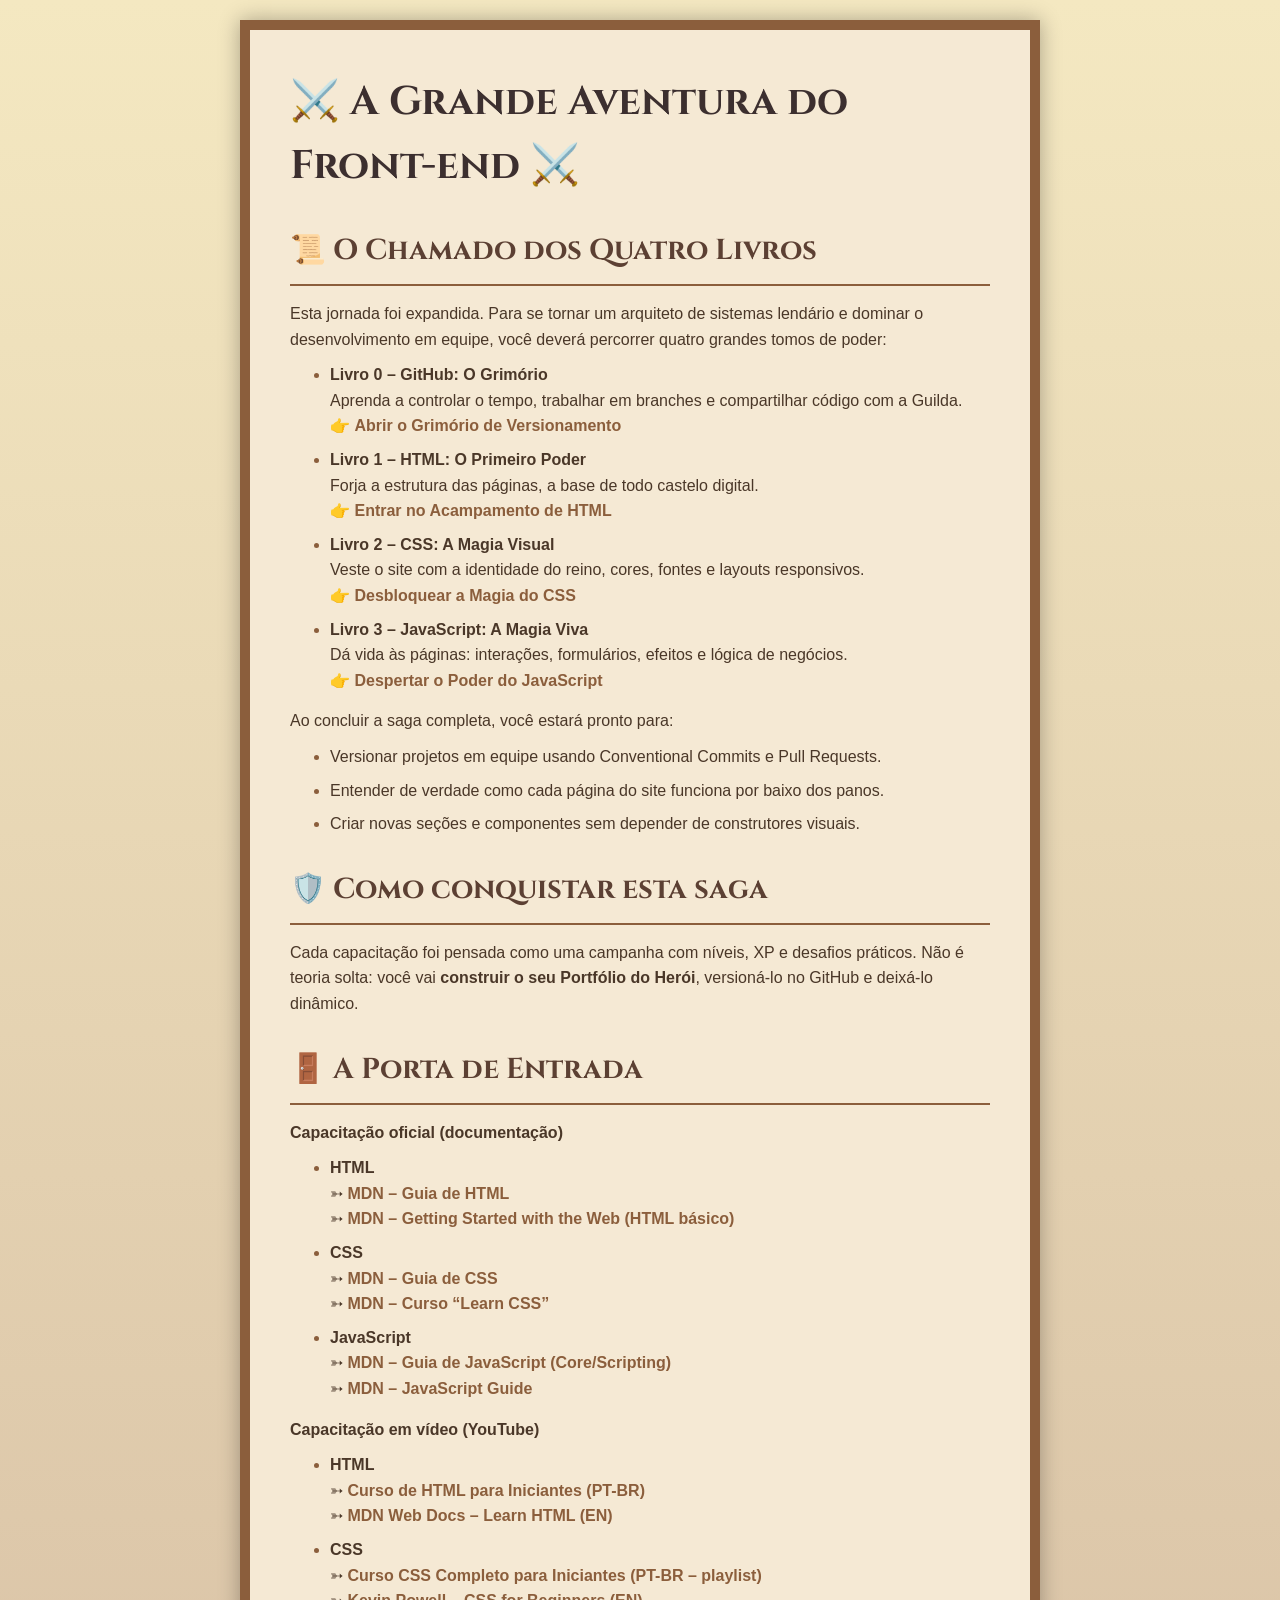
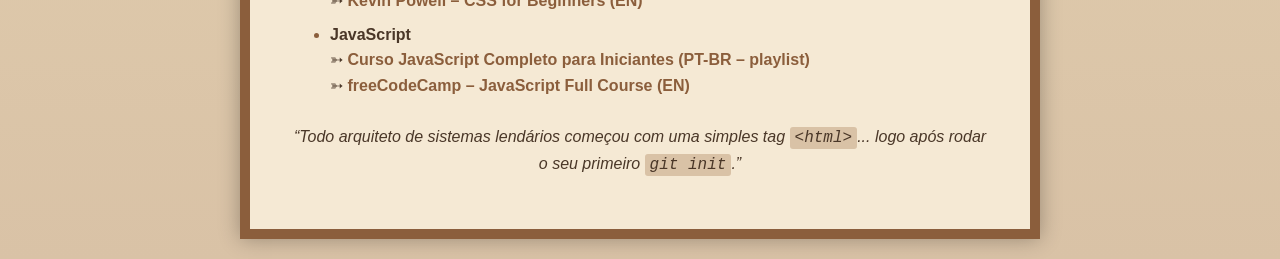
<file: index.html>
<!DOCTYPE html>
<html lang="pt-BR">
<head>
  <meta charset="UTF-8">
  <meta name="viewport" content="width=device-width, initial-scale=1.0">
  <title>A Grande Aventura: Site Épico</title>
  <link rel="stylesheet" href="assets/css/style.css">
</head>
<body>
  <div class="parchment">
    <h1>⚔️ A Grande Aventura do Front-end ⚔️</h1>

    <h2>📜 O Chamado dos Quatro Livros</h2>
    <p>
      Esta jornada foi expandida. Para se tornar um arquiteto de sistemas lendário e dominar o desenvolvimento em equipe, você deverá percorrer quatro grandes tomos de poder:
    </p>

    <ul>
      <li>
        <strong>Livro 0 – GitHub: O Grimório</strong><br>
        Aprenda a controlar o tempo, trabalhar em branches e compartilhar código com a Guilda.<br>
        👉 <a href="capacitacao-github.html">Abrir o Grimório de Versionamento</a>
      </li>
      <li>
        <strong>Livro 1 – HTML: O Primeiro Poder</strong><br>
        Forja a estrutura das páginas, a base de todo castelo digital.<br>
        👉 <a href="capacitacao-html.html">Entrar no Acampamento de HTML</a>
      </li>
      <li>
        <strong>Livro 2 – CSS: A Magia Visual</strong><br>
        Veste o site com a identidade do reino, cores, fontes e layouts responsivos.<br>
        👉 <a href="capacitacao-css.html">Desbloquear a Magia do CSS</a>
      </li>
      <li>
        <strong>Livro 3 – JavaScript: A Magia Viva</strong><br>
        Dá vida às páginas: interações, formulários, efeitos e lógica de negócios.<br>
        👉 <a href="capacitacao-js.html">Despertar o Poder do JavaScript</a>
      </li>
    </ul>

    <p>
      Ao concluir a saga completa, você estará pronto para:
    </p>
    <ul>
      <li>Versionar projetos em equipe usando Conventional Commits e Pull Requests.</li>
      <li>Entender de verdade como cada página do site funciona por baixo dos panos.</li>
      <li>Criar novas seções e componentes sem depender de construtores visuais.</li>
    </ul>

    <h2>🛡️ Como conquistar esta saga</h2>
    <p>
      Cada capacitação foi pensada como uma campanha com níveis, XP e desafios práticos.
      Não é teoria solta: você vai <strong>construir o seu Portfólio do Herói</strong>, 
      versioná-lo no GitHub e deixá-lo dinâmico.
    </p>

    <h2>🚪 A Porta de Entrada</h2>
    <p><strong>Capacitação oficial (documentação)</strong></p>
    <ul>
      <li><strong>HTML</strong><br>➳ <a href="https://developer.mozilla.org/en-US/docs/Learn_web_development/Core/Structuring_content" target="_blank">MDN – Guia de HTML</a><br>➳ <a href="https://developer.mozilla.org/en-US/docs/Learn_web_development/Getting_started" target="_blank">MDN – Getting Started with the Web (HTML básico)</a></li>
      <li><strong>CSS</strong><br>➳ <a href="https://developer.mozilla.org/en-US/docs/Learn_web_development/Core/Styling_basics" target="_blank">MDN – Guia de CSS</a><br>➳ <a href="https://developer.mozilla.org/en-US/docs/Learn_web_development/Core/Styling_basics" target="_blank">MDN – Curso “Learn CSS”</a></li>
      <li><strong>JavaScript</strong><br>➳ <a href="https://developer.mozilla.org/en-US/docs/Learn_web_development/Core/Scripting" target="_blank">MDN – Guia de JavaScript (Core/Scripting)</a><br>➳ <a href="https://developer.mozilla.org/en-US/docs/Web/JavaScript/Guide" target="_blank">MDN – JavaScript Guide</a></li>
    </ul>
    <p><strong>Capacitação em vídeo (YouTube)</strong></p>
    <ul>
      <li><strong>HTML</strong><br>➳ <a href="https://www.youtube.com/watch?v=4dQtz1PpY9A" target="_blank">Curso de HTML para Iniciantes (PT-BR)</a><br>➳ <a href="https://www.youtube.com/watch?v=HvREdobbDfo" target="_blank">MDN Web Docs – Learn HTML (EN)</a></li>
      <li><strong>CSS</strong><br>➳ <a href="https://www.youtube.com/results?search_query=curso+css+completo+para+iniciantes" target="_blank">Curso CSS Completo para Iniciantes (PT-BR – playlist)</a><br>➳ <a href="https://www.youtube.com/@KevinPowell/search?query=css%20for%20beginners" target="_blank">Kevin Powell – CSS for Beginners (EN)</a></li>
      <li><strong>JavaScript</strong><br>➳ <a href="https://www.youtube.com/results?search_query=curso+javascript+completo+para+iniciantes" target="_blank">Curso JavaScript Completo para Iniciantes (PT-BR – playlist)</a><br>➳ <a href="https://www.youtube.com/watch?v=PkZNo7MFNFg" target="_blank">freeCodeCamp – JavaScript Full Course (EN)</a></li>
    </ul>
    <p style="text-align: center; margin-top: 25px; font-style: italic;">
      “Todo arquiteto de sistemas lendários começou com uma simples tag
      <code>&lt;html&gt;</code>... logo após rodar o seu primeiro <code>git init</code>.”
    </p>
  </div>
</body>
</html>
</file>
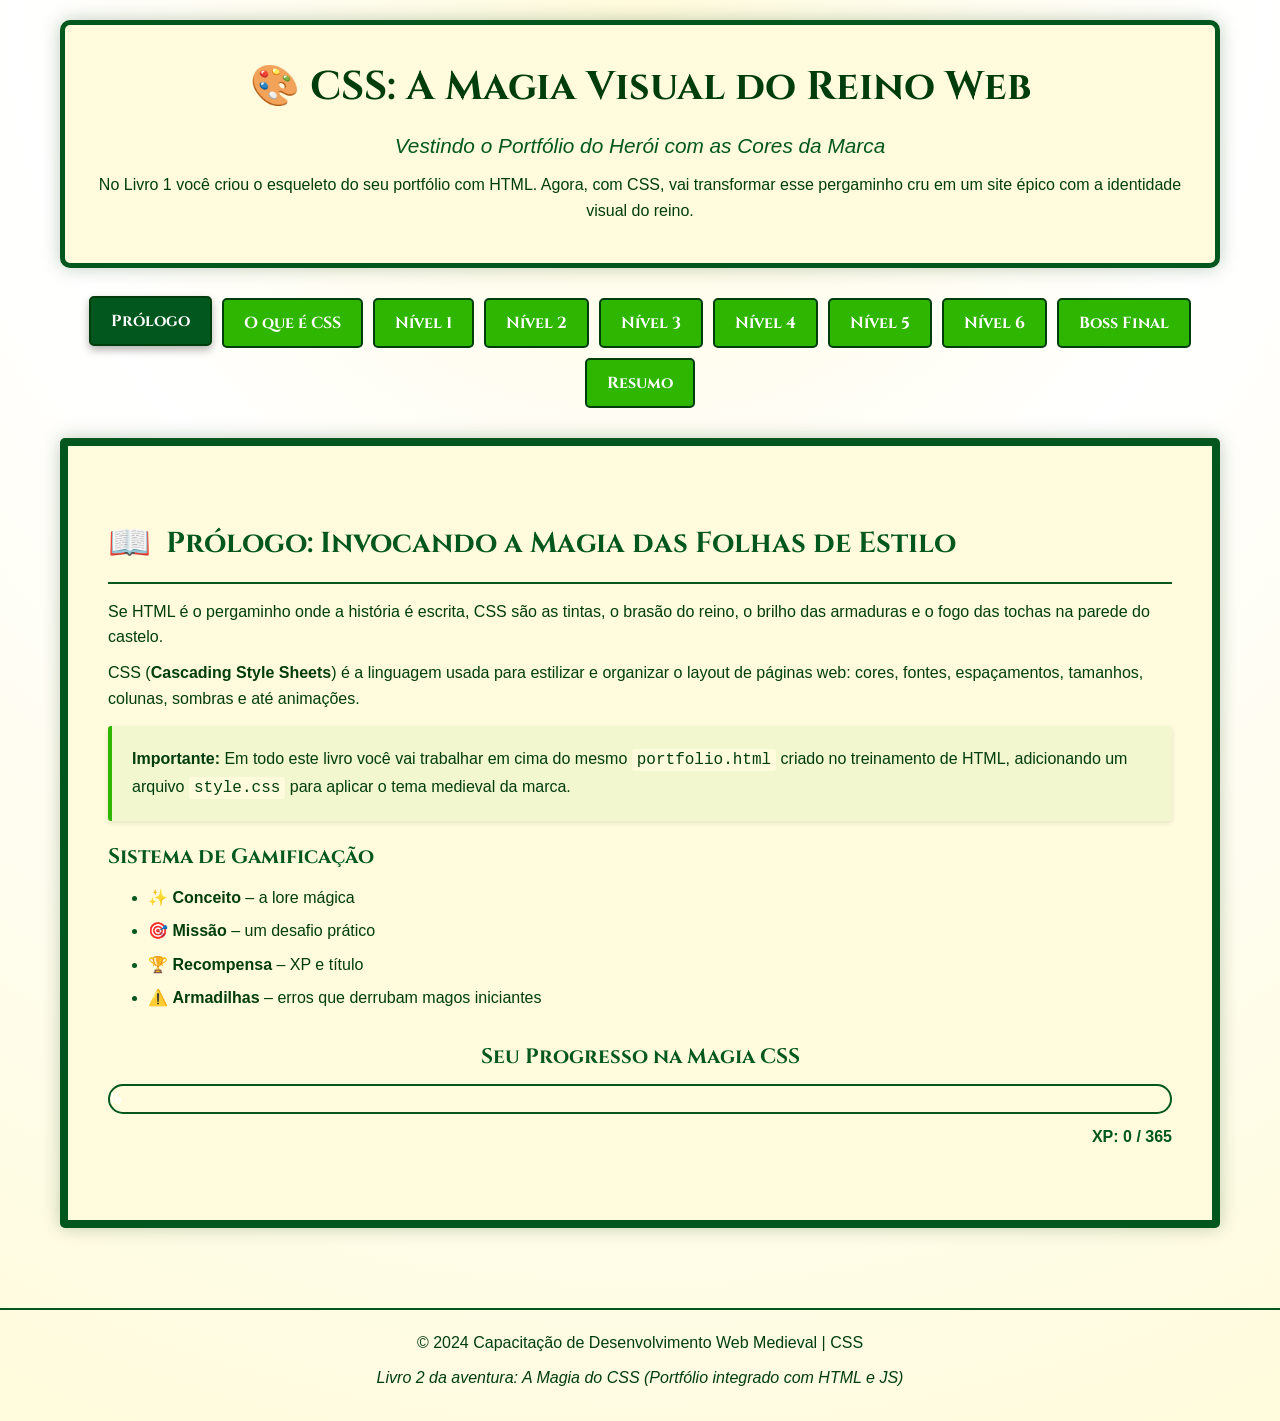
<file: capacitacao-css.html>
<!DOCTYPE html>
<html lang="pt-BR">
<head>
  <meta charset="UTF-8">
  <meta name="viewport" content="width=device-width, initial-scale=1.0">
  <title>CSS: A Magia Visual do Reino Web</title>
  <link rel="stylesheet" href="assets/css/style.css">
</head>
<body class="tema-orcestra">
  <div class="reino">
    <header>
      <h1>🎨 CSS: A Magia Visual do Reino Web</h1>
      <p class="subtitulo">Vestindo o Portfólio do Herói com as Cores da Marca</p>
      <p style="margin-top:10px;">
        No Livro 1 você criou o esqueleto do seu portfólio com HTML. Agora, com CSS, 
        vai transformar esse pergaminho cru em um site épico com a identidade visual do reino.
      </p>
    </header>

    <div class="nav-tabs">
      <button class="nav-btn active" data-target="intro" data-xp="0">Prólogo</button>
      <button class="nav-btn" data-target="conceito" data-xp="20">O que é CSS</button>
      <button class="nav-btn" data-target="nivel1" data-xp="50">Nível 1</button>
      <button class="nav-btn" data-target="nivel2" data-xp="90">Nível 2</button>
      <button class="nav-btn" data-target="nivel3" data-xp="130">Nível 3</button>
      <button class="nav-btn" data-target="nivel4" data-xp="190">Nível 4</button>
      <button class="nav-btn" data-target="nivel5" data-xp="260">Nível 5</button>
      <button class="nav-btn" data-target="nivel6" data-xp="335">Nível 6</button>
      <button class="nav-btn" data-target="boss" data-xp="365">Boss Final</button>
      <button class="nav-btn" data-target="resumo" data-xp="365">Resumo</button>
    </div>

    <!-- INTRO -->
    <div class="nivel active" id="intro">
      <h2><span class="emoji">📖</span>Prólogo: Invocando a Magia das Folhas de Estilo</h2>
      <p>
        Se HTML é o pergaminho onde a história é escrita, CSS são as tintas, o brasão do reino, 
        o brilho das armaduras e o fogo das tochas na parede do castelo.
      </p>
      <p>
        CSS (<strong>Cascading Style Sheets</strong>) é a linguagem usada para estilizar e organizar o 
        layout de páginas web: cores, fontes, espaçamentos, tamanhos, colunas, sombras e até animações.
      </p>

      <div class="card conceito">
        <strong>Importante:</strong> Em todo este livro você vai trabalhar em cima do mesmo 
        <code>portfolio.html</code> criado no treinamento de HTML, adicionando um arquivo <code>style.css</code> 
        para aplicar o tema medieval da marca.
      </div>

      <h3>Sistema de Gamificação</h3>
      <ul>
        <li>✨ <strong>Conceito</strong> – a lore mágica</li>
        <li>🎯 <strong>Missão</strong> – um desafio prático</li>
        <li>🏆 <strong>Recompensa</strong> – XP e título</li>
        <li>⚠️ <strong>Armadilhas</strong> – erros que derrubam magos iniciantes</li>
      </ul>

      <div class="progress-section">
        <input type="hidden" id="xpMaximo" value="365">
        <h3>Seu Progresso na Magia CSS</h3>
        <div class="progress-bar">
          <div class="progress-fill" id="progressBar">0%</div>
        </div>
        <div class="xp-counter">XP: <span id="xpCounter">0</span> / 365</div>
      </div>
    </div>

    <!-- O QUE É CSS -->
    <div class="nivel" id="conceito">
      <h2><span class="emoji">💡</span>O que é CSS e como funciona</h2>

      <div class="card conceito">
        <h4>CSS em uma frase</h4>
        <p>
          CSS é uma linguagem que diz ao navegador <strong>como</strong> mostrar o HTML: 
          quais cores usar, qual fonte, qual tamanho, quanto espaço entre elementos e como posicionar tudo na tela.
        </p>
      </div>

      <h3>A Tríade do Reino Web</h3>
      <table>
        <tr>
          <th>Magia</th>
          <th>Função</th>
          <th>Analogia</th>
        </tr>
        <tr>
          <td>HTML</td>
          <td>Estrutura e conteúdo</td>
          <td>Esqueleto do herói</td>
        </tr>
        <tr>
          <td>CSS</td>
          <td>Aparência e layout</td>
          <td>Armadura, roupas e símbolos</td>
        </tr>
        <tr>
          <td>JavaScript</td>
          <td>Comportamento e lógica</td>
          <td>Poderes mágicos e habilidades</td>
        </tr>
      </table>

      <div class="card desafio">
        <h4>🎯 Missão Rápida</h4>
        <ol>
          <li>Abra seu <code>portfolio.html</code> no navegador.</li>
          <li>Use <code>F12</code> e vá na aba “Elements” / “Inspecionar”.</li>
          <li>Observe o painel “Styles” e veja que, por enquanto, quase não há regras CSS suas.</li>
        </ol>
      </div>

      <div class="card recompensa">
        <strong>🏆 Recompensa:</strong> +20 XP de Sabedoria Estilística.
      </div>
    </div>

    <!-- NÍVEL 1 -->
    <div class="nivel" id="nivel1">
      <h2><span class="emoji">🪄</span>Nível 1: Invocando CSS (inline, interno e externo)</h2>

      <div class="card conceito">
        <h4>Três formas de lançar magia CSS</h4>
        <p><strong>Inline:</strong> direto na tag HTML (útil para testes, ruim para projetos grandes).</p>
        <pre>&lt;p style="color: #2EB600; font-size: 20px;"&gt;
  Texto em verde
&lt;/p&gt;</pre>

        <p><strong>CSS interno:</strong> dentro da tag <code>&lt;style&gt;</code> no <code>&lt;head&gt;</code>.</p>
        <pre>&lt;head&gt;
  &lt;style&gt;
    p {
      color: #01571E;
    }
  &lt;/style&gt;
&lt;/head&gt;</pre>

        <p><strong>CSS externo (forma ideal):</strong> arquivo separado <code>style.css</code>.</p>
        <pre>&lt;head&gt;
  &lt;link rel="stylesheet" href="style.css"&gt;
&lt;/head&gt;</pre>
        <pre>/* style.css */
body {
  background-color: #FFFBDC;
  font-family: Arial, sans-serif;
}</pre>
      </div>

      <div class="card desafio">
        <h4>🎯 Missão: Ligando o Portfólio ao CSS</h4>
        <ol>
          <li>Na mesma pasta do <code>portfolio.html</code>, crie um arquivo <code>style.css</code>.</li>
          <li>No <code>&lt;head&gt;</code> do <code>portfolio.html</code>, adicione:
            <pre>&lt;link rel="stylesheet" href="style.css"&gt;</pre>
          </li>
          <li>No <code>style.css</code>, defina:
            <ul>
              <li>Cor de fundo do <code>body</code> usando a paleta da marca.</li>
              <li>Fonte padrão do site.</li>
              <li>Uma cor para o <code>&lt;header&gt;</code> e o <code>&lt;footer&gt;</code>.</li>
            </ul>
          </li>
        </ol>
      </div>

      <div class="card armadilha">
        <h4>⚠️ Armadilhas Comuns</h4>
        <ul>
          <li>Salvar como <code>style.css.txt</code> em vez de <code>.css</code>.</li>
          <li>Errar o caminho em <code>href</code> do <code>&lt;link&gt;</code>.</li>
          <li>Esquecer chaves <code>{}</code> ou ponto-e-vírgula <code>;</code>.</li>
        </ul>
      </div>

      <div class="card recompensa">
        <strong>🏆 Recompensa:</strong> +30 XP de Conjuração de Estilo.
      </div>
    </div>

    <!-- NÍVEL 2 -->
    <div class="nivel" id="nivel2">
      <h2><span class="emoji">🎯</span>Nível 2: Seletores e Especificidade</h2>

      <div class="card conceito">
        <h4>Selecionando alvos para sua magia</h4>
        <p>Para aplicar CSS, é preciso <strong>selecionar</strong> os elementos HTML corretos.</p>
        <pre>/* Seletor por tag */
p {
  color: #003D0D;
}

/* Seletor por classe */
.card-projeto {
  background-color: #FFFFFF;
  border: 1px solid #01571E;
}

/* Seletor por id */
#painel-heroi {
  border: 2px dashed #2EB600;
}</pre>
        <p>Use <code>class</code> para estilos que se repetem e <code>id</code> para algo único na página.</p>
      </div>

      <h3>Combinando seletores</h3>
      <pre>/* Links dentro do nav do portfólio */
nav a {
  color: #01571E;
  text-decoration: none;
}</pre>

      <div class="card desafio">
        <h4>🎯 Missão: Destacando Seções do Portfólio</h4>
        <ol>
          <li>No <code>portfolio.html</code>, garanta que seções tenham ids: <code>#sobre</code>, <code>#projetos</code>, <code>#contato</code>, <code>#painel-heroi</code>.</li>
          <li>No <code>style.css</code>, crie estilos para cada seção (fundos levemente diferentes, espaçamento, etc.).</li>
          <li>Crie uma classe <code>.botao-primario</code> para estilizar botões com as cores da marca e aplique ao botão do formulário.</li>
        </ol>
      </div>

      <div class="card recompensa">
        <strong>🏆 Recompensa:</strong> +40 XP de Mira Seletora.
      </div>
    </div>

    <!-- NÍVEL 3 -->
    <div class="nivel" id="nivel3">
      <h2><span class="emoji">🎨</span>Nível 3: Cores, Fontes e Texto</h2>

      <div class="card conceito">
        <h4>Cores – tingindo o portfólio</h4>
        <p>Você pode usar nomes, <code>rgb()</code>, <code>hex</code> ou <code>hsl()</code>.</p>
        <pre>body {
  background-color: #FFFBDC;
  color: #003D0D;
}

header, footer {
  background-color: #01571E;
  color: #FFFBDC;
}

a {
  color: #2EB600;
}</pre>
      </div>

      <div class="card conceito">
        <h4>Fontes e tipografia</h4>
        <pre>body {
  font-family: Arial, sans-serif;
  font-size: 16px;
  line-height: 1.5;
}

h1, h2, h3 {
  font-family: 'Cinzel', serif;
}</pre>
        <p>Você pode importar fontes do Google Fonts via <code>&lt;link&gt;</code> ou <code>@import</code>.</p>
      </div>

      <h3>Outras propriedades de texto</h3>
      <pre>#sobre p {
  text-align: justify;
}

#projetos h2 {
  text-transform: uppercase;
  letter-spacing: 1px;
}</pre>

      <div class="card desafio">
        <h4>🎯 Missão: Deixando o Portfólio Legível e Bonito</h4>
        <ol>
          <li>Defina uma fonte agradável para o texto geral e uma mais “medieval” para títulos.</li>
          <li>Use cores da paleta para links e títulos.</li>
          <li>Ajuste <code>line-height</code> para melhorar a leitura do texto “Sobre mim”.</li>
        </ol>
      </div>

      <div class="card recompensa">
        <strong>🏆 Recompensa:</strong> +40 XP de Carisma Visual.
      </div>
    </div>

    <!-- NÍVEL 4 -->
    <div class="nivel" id="nivel4">
      <h2><span class="emoji">🛡️</span>Nível 4: Box Model – a armadura dos elementos</h2>

      <div class="card conceito">
        <h4>Entendendo a caixa</h4>
        <p>
          Todo elemento é uma caixa com conteúdo, padding, borda e margem; isso é o <strong>box model</strong>.
        </p>
        <pre>#sobre, #projetos, #contato, #painel-heroi {
  padding: 20px;
  margin: 20px 0;
  border-radius: 8px;
  background-color: #FFFFFF;
}</pre>
      </div>

      <div class="card conceito">
        <h4>box-sizing: border-box</h4>
        <p>
          Com <code>border-box</code>, largura/altura incluem padding e borda, facilitando layout responsivo.
        </p>
        <pre>* {
  box-sizing: border-box;
}</pre>
      </div>

      <div class="card desafio">
        <h4>🎯 Missão: Emoldurando Seções do Portfólio</h4>
        <ol>
          <li>Use padding para criar “respiro” interno nas seções do portfólio.</li>
          <li>Use margin para separar as seções entre si.</li>
          <li>Adicione borda ou sombra leve em <code>#projetos</code> e <code>#painel-heroi</code> para destaque.</li>
        </ol>
      </div>

      <div class="card recompensa">
        <strong>🏆 Recompensa:</strong> +60 XP de Defesa Layout.
      </div>
    </div>

    <!-- NÍVEL 5 -->
    <div class="nivel" id="nivel5">
      <h2><span class="emoji">📦</span>Nível 5: Display, Layout Básico e Flexbox</h2>

      <div class="card conceito">
        <h4>display e layout básico</h4>
        <pre>header nav ul {
  list-style: none;
  display: flex;
  gap: 16px;
  justify-content: center;
}</pre>
        <p>Use <code>display: flex</code> para organizar itens de navegação e cards de projetos.</p>
      </div>

      <div class="card conceito">
        <h4>Projetos em cards</h4>
        <pre>.lista-projetos {
  display: flex;
  flex-wrap: wrap;
  gap: 16px;
}

.card-projeto {
  flex: 1 1 250px;
  padding: 12px;
  border-radius: 6px;
  border: 1px solid #01571E;
  background-color: #FFFFFF;
}</pre>
      </div>

      <div class="card desafio">
        <h4>🎯 Missão: Layout do Portfólio</h4>
        <ol>
          <li>Transforme a lista de projetos em cards usando flexbox.</li>
          <li>Faça o header com logo/nome e navegação em linha usando flex.</li>
          <li>Garanta que o layout funcione bem em telas médias (tablet).</li>
        </ol>
      </div>

      <div class="card recompensa">
        <strong>🏆 Recompensa:</strong> +70 XP de Arquitetura de Layout.
      </div>
    </div>

    <!-- NÍVEL 6 -->
    <div class="nivel" id="nivel6">
      <h2><span class="emoji">📱</span>Nível 6: Responsividade e Media Queries</h2>

      <div class="card conceito">
        <h4>O que é responsividade?</h4>
        <p>
          Um site responsivo se adapta a diferentes telas (celular, tablet, desktop) usando unidades flexíveis e media queries.
        </p>
      </div>

      <h3>Media queries aplicadas ao portfólio</h3>
      <pre>@media (max-width: 768px) {
  header nav ul {
    flex-direction: column;
  }

  .lista-projetos {
    flex-direction: column;
  }
}</pre>
      <p>
        Isso significa: “se a largura da tela for menor que 768px, reorganize navegação e projetos em coluna”.
      </p>

      <div class="card desafio">
        <h4>🎯 Missão: Portfólio que funciona no celular</h4>
        <ol>
          <li>Adicione uma media query para reorganizar o header e os projetos em coluna no mobile.</li>
          <li>Ajuste fontes e espaçamentos para telas pequenas.</li>
          <li>Teste no celular ou no modo responsivo do DevTools.</li>
        </ol>
      </div>

      <div class="card recompensa">
        <strong>🏆 Recompensa:</strong> +75 XP de Adaptação Móvel.
      </div>
    </div>

    <!-- BOSS FINAL -->
    <div class="nivel" id="boss">
      <h2><span class="emoji">🐉</span>Boss Final: Portfólio do Herói (HTML + CSS)</h2>

      <div class="card conceito">
        <h4>Missão: Vestir o Portfólio do Herói</h4>
        <p>
          Agora você vai transformar o <strong>portfolio.html</strong> criado no Livro 1 
          em um site completo visualmente, usando a paleta da marca e tudo que aprendeu de CSS.
        </p>
      </div>

      <h3>Requisitos mínimos</h3>
      <ul>
        <li>Usar o mesmo <code>portfolio.html</code> da capacitação de HTML (não criar outro arquivo).</li>
        <li>Manter um único <code>style.css</code> bem organizado (por seções ou por tipo de componente).</li>
        <li>Aplicar a paleta da marca em:
          <ul>
            <li>Header, footer e botões principais.</li>
            <li>Links, destaques e cartões de projeto.</li>
          </ul>
        </li>
        <li>Criar layout agradável para:
          <ul>
            <li>Seção “Sobre mim” com imagem e texto lado a lado (em telas maiores).</li>
            <li>Lista de projetos em cards com flexbox.</li>
            <li>Formulário de contato com inputs alinhados.</li>
            <li>“Painel do Herói” com caixa destacada (que será interativa com JS depois).</li>
          </ul>
        </li>
        <li>Tornar o portfólio responsivo em telas pequenas (uma coluna, fontes legíveis).</li>
      </ul>

      <div class="card desafio">
        <h4>🎯 Boss Mission (Livro 2)</h4>
        <ol>
          <li>Refine o layout do <code>portfolio.html</code> até ficar apresentável como seu cartão de visitas.</li>
          <li>Use apenas as cores definidas no manual da marca nesta etapa.</li>
          <li>Garanta que tudo continue legível e utilizável em celular.</li>
          <li>Deixe IDs e classes prontos para o JavaScript (por exemplo <code>#hero-xp</code>, <code>.btn-xp</code>, etc.).</li>
        </ol>
      </div>

      <div class="card recompensa">
        <strong>🏆 Recompensa Final:</strong> +120 XP – Seu portfólio agora tem uma armadura visual completa.
      </div>
    </div>

    <!-- RESUMO -->
    <div class="nivel" id="resumo">
      <h2><span class="emoji">📚</span>Resumo da Jornada CSS</h2>

      <table>
        <tr>
          <th>Nível</th>
          <th>Tema</th>
          <th>XP</th>
        </tr>
        <tr><td>Intro</td><td>Prólogo & Conceito</td><td>20</td></tr>
        <tr><td>1</td><td>Como invocar CSS</td><td>30</td></tr>
        <tr><td>2</td><td>Seletores & Especificidade</td><td>40</td></tr>
        <tr><td>3</td><td>Cores & Tipografia</td><td>40</td></tr>
        <tr><td>4</td><td>Box Model</td><td>60</td></tr>
        <tr><td>5</td><td>Display & Flexbox</td><td>70</td></tr>
        <tr><td>6</td><td>Responsividade</td><td>75</td></tr>
        <tr><td>Boss</td><td>Portfólio do Herói (HTML + CSS)</td><td>120</td></tr>
        <tr style="background:var(--cor-borda-container);color:var(--bg-container);">
          <td><strong>Total</strong></td><td></td><td><strong>365 XP</strong></td>
        </tr>
      </table>

      <h3>Próximos Passos</h3>
      <ul>
        <li>Aprofundar em seletores, unidade e cascata em MDN.</li>
        <li>Estudar layout moderno (flexbox e grid) em web.dev.</li>
        <li>Seguir para o Livro 3 – JavaScript – e dar vida ao portfólio com interatividade.</li>
      </ul>

      <p style="text-align:center;margin-top:20px;">
        Que seus estilos nunca quebrem e seus layouts sejam sempre responsivos.
      </p>
    </div>
  </div>

  <footer>
    <p>&copy; 2024 Capacitação de Desenvolvimento Web Medieval | CSS</p>
    <p><em>Livro 2 da aventura: A Magia do CSS (Portfólio integrado com HTML e JS)</em></p>
  </footer>
  <script src="assets/js/script.js"></script>
</body>
</html>
</file>
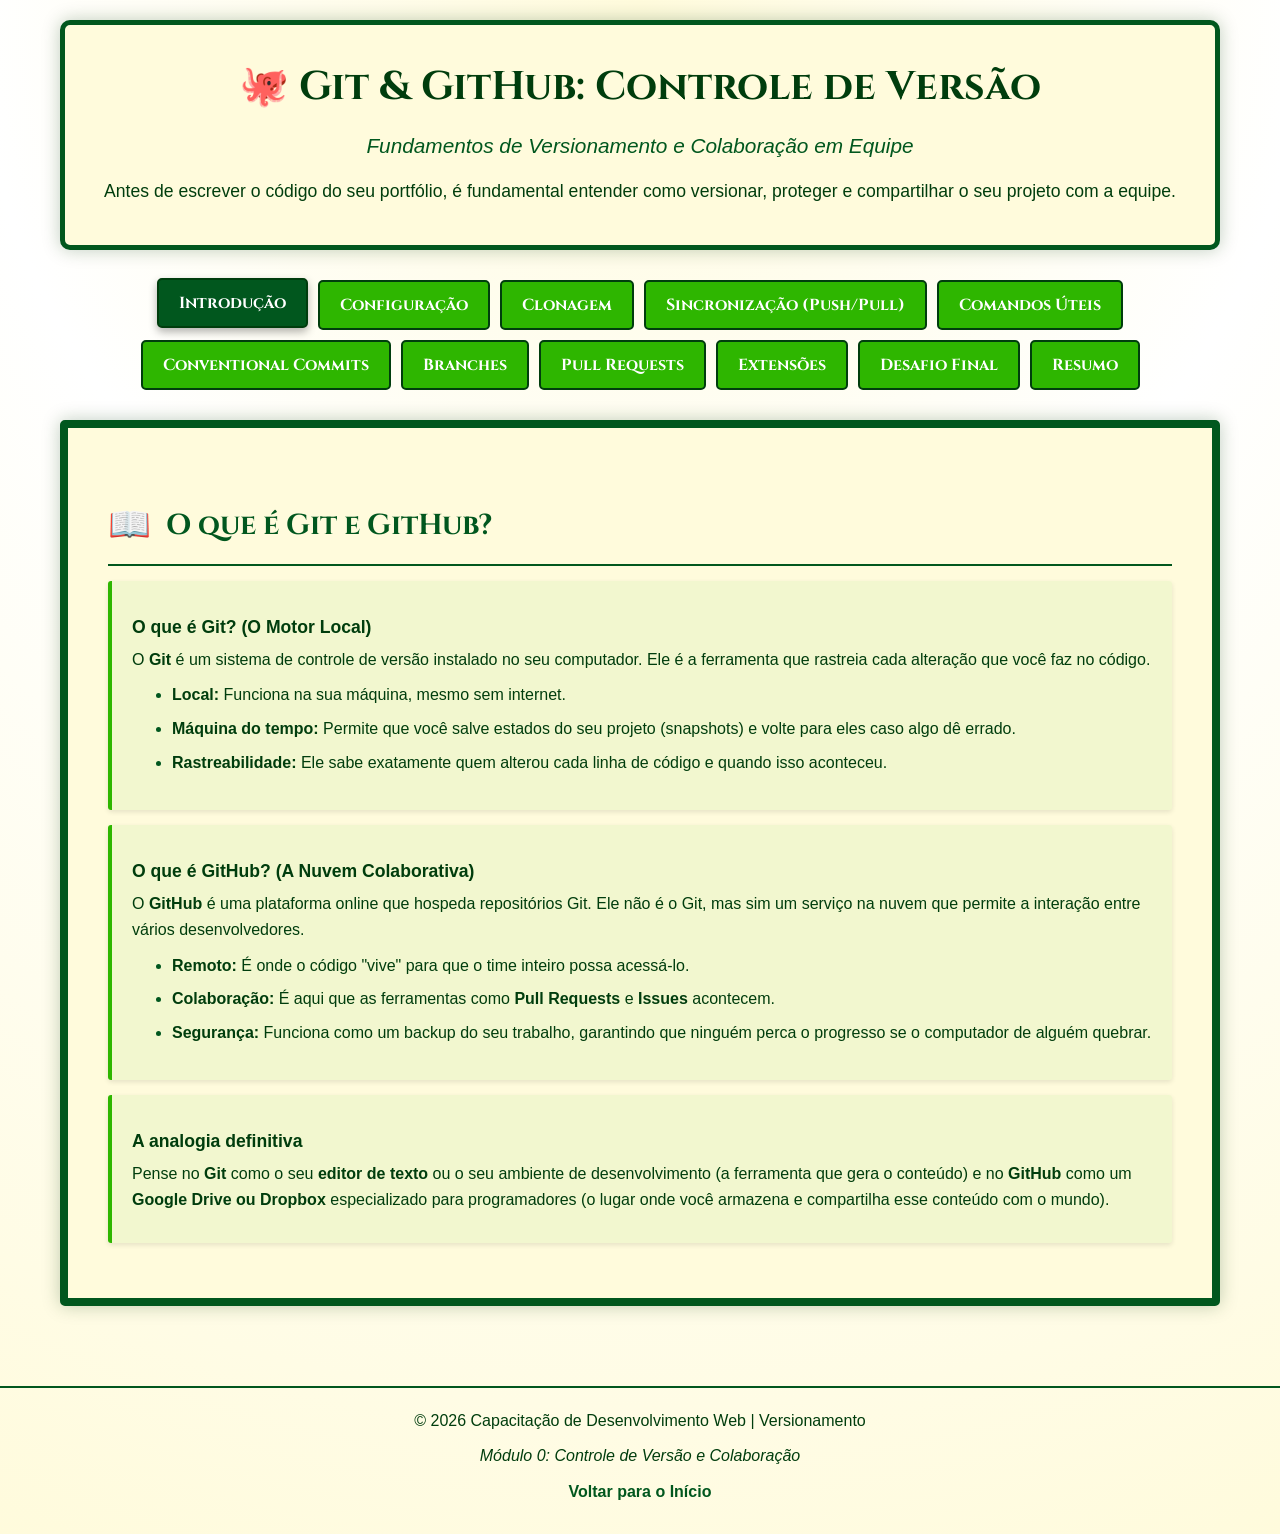
<file: capacitacao-github.html>
<!DOCTYPE html>
<html lang="pt-BR">
<head>
  <meta charset="UTF-8">
  <meta name="viewport" content="width=device-width, initial-scale=1.0">
  <title>Git e GitHub: Controle de Versão</title>
  <link rel="stylesheet" href="assets/css/style.css">
</head>
<body class="tema-orcestra">
  <div class="reino">
    <header>
      <h1>🐙 Git & GitHub: Controle de Versão</h1>
      <p class="subtitulo">Fundamentos de Versionamento e Colaboração em Equipe</p>
      <p style="margin-top: 15px; font-size: 1.1em;">
        Antes de escrever o código do seu portfólio, é fundamental entender como versionar, proteger e compartilhar o seu projeto com a equipe.
      </p>
    </header>

    <div class="nav-tabs">
      <button class="nav-btn active" data-target="intro" data-xp="0">Introdução</button>
      <button class="nav-btn" data-target="config" data-xp="20">Configuração</button>
      <button class="nav-btn" data-target="clonar" data-xp="50">Clonagem</button>
      <button class="nav-btn" data-target="upar" data-xp="100">Sincronização (Push/Pull)</button>
      <button class="nav-btn" data-target="uteis" data-xp="140">Comandos Úteis</button>
      <button class="nav-btn" data-target="convcommits" data-xp="230">Conventional Commits</button>
      <button class="nav-btn" data-target="branch" data-xp="180">Branches</button>
      <button class="nav-btn" data-target="pr" data-xp="280">Pull Requests</button>
      <button class="nav-btn" data-target="extensoes" data-xp="310">Extensões</button>
      <button class="nav-btn" data-target="boss" data-xp="340">Desafio Final</button>
      <button class="nav-btn" data-target="resumo" data-xp="380">Resumo</button>
    </div>

    <!-- INTRO -->
    <div class="nivel active" id="intro">
      <h2><span class="emoji">📖</span>O que é Git e GitHub?</h2>
      
      <div class="card conceito">
        <h4>O que é Git? (O Motor Local)</h4>
        <p>
          O <strong>Git</strong> é um sistema de controle de versão instalado no seu computador. Ele é a ferramenta que rastreia cada alteração que você faz no código.
        </p>
        <ul>
          <li><strong>Local:</strong> Funciona na sua máquina, mesmo sem internet.</li>
          <li><strong>Máquina do tempo:</strong> Permite que você salve estados do seu projeto (snapshots) e volte para eles caso algo dê errado.</li>
          <li><strong>Rastreabilidade:</strong> Ele sabe exatamente quem alterou cada linha de código e quando isso aconteceu.</li>
        </ul>
      </div>

      <div class="card conceito">
        <h4>O que é GitHub? (A Nuvem Colaborativa)</h4>
        <p>
          O <strong>GitHub</strong> é uma plataforma online que hospeda repositórios Git. Ele não é o Git, mas sim um serviço na nuvem que permite a interação entre vários desenvolvedores.
        </p>
        <ul>
          <li><strong>Remoto:</strong> É onde o código "vive" para que o time inteiro possa acessá-lo.</li>
          <li><strong>Colaboração:</strong> É aqui que as ferramentas como <strong>Pull Requests</strong> e <strong>Issues</strong> acontecem.</li>
          <li><strong>Segurança:</strong> Funciona como um backup do seu trabalho, garantindo que ninguém perca o progresso se o computador de alguém quebrar.</li>
        </ul>
      </div>

      <div class="card conceito">
        <h4>A analogia definitiva</h4>
        <p>
          Pense no <strong>Git</strong> como o seu <strong>editor de texto</strong> ou o seu ambiente de desenvolvimento (a ferramenta que gera o conteúdo) e no <strong>GitHub</strong> como um <strong>Google Drive ou Dropbox</strong> especializado para programadores (o lugar onde você armazena e compartilha esse conteúdo com o mundo).
        </p>
      </div>
    </div>

    <!-- CONFIGURAÇÃO -->
    <div class="nivel" id="config">
      <h2><span class="emoji">⚙️</span>Configuração Inicial</h2>
      <p>Antes de usar o Git, você precisa configurar sua identidade. Essa informação ficará registrada em todos os commits que você fizer.</p>

      <div class="card conceito">
        <h4>Configurando seu Usuário Globalmente</h4>
        <p>Abra o terminal e execute os seguintes comandos, substituindo pelos seus dados reais:</p>
        <pre><code>git config --global user.name "Seu Nome"
git config --global user.email "seuemail@exemplo.com"</code></pre>
        <p>
        Esse passo é indispensável para que o Git vincule diretamente cada linha de código modificada à sua conta, garantindo que o seu histórico de contribuições apareça corretamente no seu perfil do GitHub.
        </p>      
      </div>

      <div class="card desafio">
        <h4>🎯 Como verificar se a configuração deu certo?</h4>
        <p>Depois de rodar os comandos acima, execute os seguintes comandos no terminal para conferir se os dados foram salvos corretamente na sua máquina:</p>
        <pre><code>git config user.name
git config user.email</code></pre>
        <p>Se o terminal retornar exatamente o seu nome e o seu e-mail embaixo de cada comando, a vinculação foi feita com sucesso e você já está pronto para realizar seus commits.</p>
      </div>

    </div>

    <div class="nivel" id="clonar">
      <h2><span class="emoji">📥</span>Clonagem de Repositório</h2>
      <div class="card conceito">
        <h4>O que é um Clone?</h4>
        <p>
          O comando <code>git clone</code> é o ponto de partida para colaborar em qualquer projeto existente. 
          Ao contrário de um simples "download" de arquivos, o <code>clone</code> baixa o projeto completo, 
          <strong>incluindo todo o seu histórico de versões e branches</strong>.
        </p>
        
        <pre><code>git clone [URL-do-repositorio]</code></pre>

        <p>
          Ao executar esse comando, o Git:
        </p>
        <ul>
          <li>Cria uma cópia exata do repositório remoto na sua máquina.</li>
          <li>Configura automaticamente a conexão (chamada de <code>origin</code>) entre o seu repositório local e o GitHub.</li>
          <li>Permite que você comece a trabalhar imediatamente, mantendo a capacidade de sincronizar suas futuras alterações com a equipe.</li>
        </ul>
      </div>
    </div>

    <div class="nivel" id="upar">
      <h2><span class="emoji">📤</span>Sincronização de Código</h2>
      
      <div class="card conceito">
        <h4>Fluxo de Commits e Sincronização</h4>
        <p>
          Nesta etapa, vamos registrar o seu progresso no projeto. O objetivo é transformar as modificações locais em um histórico organizado e seguro no GitHub.
        </p>
        
        <p>O fluxo de trabalho depende de como o projeto começou:</p>
        
        <pre><code># Cenário A: Se começou do zero na sua máquina
git init                  # 0. Inicializa o repositório (apenas 1x)
git add [arquivos]        # 1. Prepara as alterações
git commit -m "mensagem"  # 2. Registra o snapshot local
git push origin [branch]  # 3. Sincroniza com o GitHub

# Cenário B: Se você usou git clone
# O git init não é necessário, o repositório já está pronto!
git pull origin [branch]  # 0. Atualiza o código com as mudanças da equipe
git add [arquivos]        # 1. Prepara as alterações
git commit -m "mensagem"  # 2. Registra o snapshot local
git push origin [branch]  # 3. Sincroniza com o GitHub</code></pre>

        <p><strong>Notas importantes:</strong></p>
        <ul>
          <li><strong>git init:</strong> Necessário apenas para transformar uma pasta nova em um projeto versionável. Se você clonou um projeto, a pasta <code>.git</code> já existe.</li>
          <li><strong>git pull:</strong> Fundamental em projetos clonados. Ele traz as atualizações dos seus colegas para sua máquina, evitando conflitos antes de você enviar seu próprio trabalho.</li>
          <li><strong>git add:</strong> Move as alterações para a <em>Staging Area</em> (o filtro antes do commit).</li>
          <li><strong>git commit:</strong> Cria o "snapshot" (foto) do código.</li>
          <li><strong>git push:</strong> Transfere seus commits locais para o servidor.</li>
        </ul>
      </div>

      <div class="card conceito">
        <h4>Entendendo o git add e o destino do push</h4>
        <p>
          Antes de registrar um commit, utilizamos a <strong>Staging Area</strong> para filtrar o que será enviado:
        </p>
        <ul>
          <li><code>git add .</code> : Adiciona <strong>todas</strong> as modificações da pasta.</li>
          <li><code>git add nome-do-arquivo.ext</code> : Adiciona apenas um arquivo específico.</li>
        </ul>
        <p>
          Sobre o <strong>git push</strong>: nem sempre o destino será a <code>main</code>. 
          Em um fluxo de trabalho profissional, você fará o push para a branch na qual está desenvolvendo sua funcionalidade (ex: <code>feature/login</code>).
          <br><br>
          O comando <code>git push origin [nome-da-sua-branch]</code> garante que suas alterações subam para a branch correta no GitHub, mantendo o ambiente de produção (main) protegido até que sua feature seja revisada e aprovada.
        </p>
        <p>
          <em>Dica:</em> Utilize o <code>git status</code> para verificar o estado dos seus arquivos e <code>git branch</code> para confirmar em qual ramificação você está antes de enviar.
        </p>
      </div>
      <div class="card armadilha">
        <h4>⚠️ Boas Práticas para evitar conflitos</h4>
        <ul>
          <li><strong>Sempre rode <code>git pull</code> antes de começar:</strong> Se você não estiver com a versão mais recente da branch, o GitHub pode rejeitar o seu push, gerando conflitos que levam tempo para resolver.</li>
          <li><strong>Commits curtos e atômicos:</strong> Não tente subir 5 funcionalidades de uma vez. Faça um commit por funcionalidade ou correção. Isso torna a revisão do código muito mais fácil para os seus colegas.</li>
          <li><strong>Cuidado com o que sobe:</strong> Nunca suba arquivos de configuração locais (como senhas, chaves de API ou pastas de bibliotecas pesadas como <code>node_modules</code>).</li>
        </ul>
      </div>
    </div>
    

    <div class="nivel" id="uteis">
      <h2><span class="emoji">🛠️</span>Comandos de Manutenção</h2>

      <div class="card conceito">
        <h4>Monitoramento e Diagnóstico</h4>
        <p>Comandos essenciais para saber o que está acontecendo no seu ambiente de trabalho.</p>
        <ul>
          <li><code>git status</code> : Exibe o estado atual (quais arquivos foram alterados, quais estão na Staging Area). <strong>Use sempre</strong> antes de qualquer commit.</li>
          <li><code>git log --oneline</code> : Mostra o histórico recente de commits de forma compacta e fácil de ler.</li>
          <li><code>git branch</code> : Lista as branches do repositório e mostra em qual você está trabalhando atualmente.</li>
        </ul>
      </div>

      <div class="card conceito">
        <h4>Gestão de Alterações Temporárias</h4>
        <p>Ferramentas para organizar seu fluxo sem perder trabalho inacabado.</p>
        <ul>
          <li><code>git stash</code> : "Guarda" suas alterações atuais em um local temporário. Útil quando você precisa trocar de branch urgente para um hotfix, mas não quer commitar código incompleto.</li>
          <li><code>git stash pop</code> : Traz de volta as alterações que estavam guardadas pelo stash.</li>
        </ul>
      </div>

      <div class="card armadilha">
        <h4>⚠️ Quando as coisas ficam estranhas...</h4>
        <ul>
          <li><code>git diff</code> : Mostra exatamente o que mudou linha a linha em cada arquivo antes de você fazer o <code>add</code>.</li>
          <li><code>git checkout .</code> : <strong>CUIDADO!</strong> Descarta todas as alterações feitas em arquivos que ainda não foram commitados. Use apenas se você quiser apagar tudo e recomeçar da última versão salva.</li>
        </ul>
      </div>
    </div>

    <!-- BRANCHES -->
    <div class="nivel" id="branch">
      <h2><span class="emoji">🔀</span>Gerenciamento de Ramificações</h2>

      <div class="card conceito">
        <h4>O que são Branches?</h4>
        <p>
          Branches (ramificações) são linhas de desenvolvimento isoladas. Elas permitem que você trabalhe em novas funcionalidades, correções de bugs ou experimentos sem afetar o código estável do projeto (geralmente na <code>main</code>).
        </p>
        <pre><code>git branch                    # Lista as branches locais
git branch nome-da-branch     # Cria uma nova branch
git checkout nome-da-branch   # Alterna para a branch desejada
git checkout -b nome-da-branch # Atalho: Cria e já alterna para a branch</code></pre>
      </div>

      <div class="card conceito">
        <h4>Fluxo de Trabalho Recomendado</h4>
        <p>
          Para manter um projeto organizado em equipe, adote estas boas práticas:
        </p>
        <ul>
          <li><strong>Proteja a main:</strong> Nunca faça commits diretos na branch principal. Ela deve conter apenas código testado e estável.</li>
          <li><strong>Nomenclatura Padrão:</strong> Utilize prefixos para identificar o tipo de tarefa:
            <ul>
              <li><code>feature/nome-da-funcionalidade</code></li>
              <li><code>fix/correcao-de-bug</code></li>
              <li><code>docs/documentacao</code></li>
            </ul>
          </li>
          <li><strong>Ciclo de Vida:</strong> Assim que sua tarefa na branch estiver concluída e testada, o próximo passo é solicitar a integração (via Pull Request) para a branch principal.</li>
        </ul>
      </div>

      <div class="card armadilha">
        <h4>⚠️ Atenção ao Alternar (Checkout)</h4>
        <p>
          Antes de trocar de branch, garanta que seu ambiente está limpo ou suas mudanças estão guardadas:
        </p>
        <ul>
          <li>O Git impedirá a troca se houver conflitos com arquivos que você modificou localmente.</li>
          <li>Se precisar trocar de branch rapidamente sem finalizar a tarefa atual, use o <code>git stash</code> para guardar o progresso e o <code>git stash pop</code> para retomar depois.</li>
        </ul>
      </div>
    </div>

    <!-- CONVENTIONAL COMMITS -->
    <div class="nivel" id="convcommits">
      <h2><span class="emoji">📝</span>Conventional Commits</h2>

      <div class="card conceito">
        <h4>Por que padronizar commits?</h4>
        <p>
          O <strong>Conventional Commits</strong> é um padrão que cria um histórico legível tanto para humanos quanto para máquinas. Com ele, você consegue gerar changelogs automáticos e identificar rapidamente o impacto de cada mudança no sistema.
        </p>
        <pre><code>&lt;tipo&gt;(&lt;escopo&gt;): &lt;descrição&gt;</code></pre>
      </div>

      <div class="card conceito">
        <h4>Estrutura recomendada</h4>
        <p>Utilize os tipos abaixo para categorizar suas alterações:</p>
        <ul>
          <li><code>feat:</code> Nova funcionalidade (feature).</li>
          <li><code>fix:</code> Correção de um erro (bug).</li>
          <li><code>docs:</code> Mudanças apenas na documentação.</li>
          <li><code>refactor:</code> Alteração de código que não corrige bug nem adiciona funcionalidade.</li>
          <li><code>test:</code> Adição ou correção de testes.</li>
          <li><code>style:</code> Ajustes de formatação, espaços, etc. (sem alterar lógica).</li>
        </ul>
        <p><strong>Exemplos reais:</strong></p>
        <code>feat(auth): adiciona validação de token JWT</code><br>
        <code>fix(header): corrige alinhamento do menu mobile</code>
      </div>

      <div class="card armadilha">
        <h4>⚠️ Erros comuns</h4>
        <ul>
          <li><strong>Mensagens vagas:</strong> "corrige coisas", "ajustes", "update" — isso não diz nada sobre o que foi alterado.</li>
          <li><strong>Escopo gigante:</strong> Se o seu commit precisa de muitos tipos diferentes para ser explicado, talvez ele esteja grande demais. Considere quebrá-lo em commits menores (atômicos).</li>
          <li><strong>Falta de imperativo:</strong> O padrão é usar o modo imperativo ("Adiciona" em vez de "Adicionado").</li>
        </ul>
      </div>
    </div>

    <!-- PULL REQUESTS -->
    <div class="nivel" id="pr">
      <h2><span class="emoji">🔀</span>Pull Requests (PRs)</h2>

      <div class="card conceito">
        <h4>O que é um Pull Request?</h4>
        <p>
          O Pull Request é o convite formal para que sua equipe revise e integre o código que você desenvolveu na sua branch para a branch principal (como a <code>main</code>).
        </p>
        <p>É o espaço onde:</p>
        <ul>
          <li>Você explica <strong>o que</strong> foi feito e <strong>por que</strong>.</li>
          <li>Seus colegas podem comentar, sugerir melhorias ou encontrar bugs antes do código entrar no projeto.</li>
          <li>A equipe garante que o novo código segue os padrões do projeto.</li>
        </ul>
      </div>

      <div class="card conceito">
        <h4>Como criar um PR profissional</h4>
        <p>Um bom Pull Request acelera a revisão e evita retrabalho. Siga este padrão:</p>
        <ul>
          <li><strong>Título claro e direto:</strong> Ex: <code>feature: implementa sistema de autenticação</code>.</li>
          <li><strong>Descrição detalhada:</strong> O que mudou? Como testar? Se houver prints, adicione-os.</li>
          <li><strong>Linked Issues:</strong> Se o seu projeto usa *Issues*, mencione qual problema você está resolvendo (ex: <code>Closes #12</code>).</li>
        </ul>
      </div>

      <div class="card armadilha">
        <h4>⚠️ Regras de Ouro na Revisão</h4>
        <ul>
          <li><strong>Seja construtivo:</strong> Críticas devem ser sobre o código, nunca sobre a pessoa.</li>
          <li><strong>O autor resolve:</strong> Se pedirem alterações (requested changes), é seu papel fazer as correções e dar um "push" novamente para atualizar o PR.</li>
          <li><strong>Revisão é obrigatória:</strong> Nunca faça o <em>Merge</em> do seu próprio PR sem que pelo menos uma outra pessoa tenha aprovado.</li>
        </ul>
      </div>
    </div>

    <!-- extensoes uteis -->
    <div class="nivel" id="extensoes">
      <h2><span class="emoji">🚀</span>Extensões Essenciais</h2>

      <div class="card conceito">
        <h4>Produtividade no Front-End</h4>
        <p>
          O VS Code se torna uma ferramenta de alta performance quando você utiliza as extensões certas para o seu fluxo.
        </p>
        <ul>
          <li><strong>GitLens:</strong> Fundamental para visualizar o histórico de alterações diretamente na linha do código.</li>
          <li><strong>Prettier:</strong> Formata seu HTML, CSS e JavaScript/TypeScript automaticamente ao salvar. Essencial para manter o código limpo.</li>
          <li><strong>ESLint:</strong> Identifica erros de sintaxe e más práticas no seu código em tempo real.</li>
          <li><strong>Live Share:</strong> Permite programar em dupla (pair programming) em tempo real com colegas da equipe.</li>
        </ul>
      </div>

      <div class="card conceito">
        <h4>Visual e UI</h4>
        <ul>
          <li><strong>Auto Close Tag:</strong> Fecha automaticamente as tags HTML/JSX. Economiza muito tempo na criação de componentes.</li>
          <li><strong>Auto Rename Tag:</strong> Se você alterar o nome de uma tag de abertura, ele altera a de fechamento automaticamente.</li>
          <li><strong>Tailwind CSS IntelliSense:</strong> Se estiver usando Tailwind, esta extensão é obrigatória. Ela fornece autocompletar e pré-visualização das classes CSS.</li>
          <li><strong>Error Lens:</strong> Mostra as mensagens de erro diretamente na linha do código, facilitando a correção rápida.</li>
        </ul>
      </div>

      <div class="card armadilha">
        <h4>⚠️ Dica de Ouro: Workspace</h4>
        <p>
          Evite instalar extensões desnecessárias, pois elas consomem muita memória RAM do seu PC.
        </p>
        <ul>
          <li>Use o arquivo <code>.vscode/extensions.json</code> para recomendar as extensões oficiais do projeto.</li>
          <li>Isso garante que todos na equipe tenham a mesma formatação e as mesmas ferramentas, evitando conflitos de estilo no código.</li>
        </ul>
      </div>
    </div>

    <!-- BOSS FINAL -->
    <div class="nivel" id="boss">
      <h2><span class="emoji">🎯</span>Desafio Final: O Repositório Base</h2>

      <div class="card desafio">
        <h4>Missão Prática: Ciclo de Vida</h4>
        <ol>
          <li><strong>Identidade:</strong> Configure seu <code>user.name</code> e <code>user.email</code>.</li>
          <li><strong>Inicialização:</strong> Crie um repositório no GitHub, clone-o na sua máquina e entre na pasta.</li>
          <li><strong>Branching:</strong> Crie e troque para uma branch chamada <code>feat/estrutura-inicial</code>.</li>
          <li><strong>Trabalho:</strong> Mova os arquivos da capacitação para a pasta do repositório.</li>
          <li><strong>Ciclo:</strong> Adicione os arquivos (<code>add</code>), crie o commit padrão (<code>feat: adiciona arquivos da capacitação</code>) e envie para o GitHub (<code>push</code>).</li>
          <li><strong>Integração:</strong> Abra um <em>Pull Request</em> no GitHub mesclando sua branch na <code>main</code>.</li>
        </ol>
      </div>
    </div>

    <!-- RESUMO -->
    <div class="nivel" id="resumo">
      <h2><span class="emoji">📚</span>Resumo da Capacitação</h2>

      <table>
        <tr>
          <th>Nível</th>
          <th>Tema</th>
          <th>XP</th>
        </tr>
        <tr><td>Introdução</td><td>Git vs GitHub</td><td>20</td></tr>
        <tr><td>Configuração</td><td>Identidade Global</td><td>30</td></tr>
        <tr><td>Clonagem</td><td>Repositório Remoto</td><td>20</td></tr>
        <tr><td>Sincronização</td><td>Push, Pull e Commits</td><td>60</td></tr>
        <tr><td>Comandos Úteis</td><td>Diagnóstico e Stash</td><td>40</td></tr>
        <tr><td>Branches</td><td>Gerenciamento de Ramificações</td><td>40</td></tr>
        <tr><td>Conv. Commits</td><td>Padronização de Mensagens</td><td>30</td></tr>
        <tr><td>Pull Requests</td><td>Code Review e Colaboração</td><td>40</td></tr>
        <tr><td>Extensões</td><td>Produtividade no VS Code</td><td>20</td></tr>
        <tr><td>Desafio</td><td>Repositório Base</td><td>50</td></tr>
        <tr style="background:var(--cor-borda-container);color:var(--bg-container);">
          <td><strong>Total</strong></td><td></td><td><strong>350 XP</strong></td>
        </tr>
      </table>

      <h3>📖 Próximo Passo</h3>
      <p>Com o seu repositório configurado e o ambiente de versionamento dominado, você está pronto para seguir para o <strong>Livro 1 - HTML</strong>.</p>
    </div>

  </div>

  <footer>
    <p>&copy; 2026 Capacitação de Desenvolvimento Web | Versionamento</p>
    <p><em>Módulo 0: Controle de Versão e Colaboração</em></p>
    <p><a href="index.html">Voltar para o Início</a></p>
  </footer>
  
  <script src="assets/js/script.js"></script>
</body>
</html>
</file>
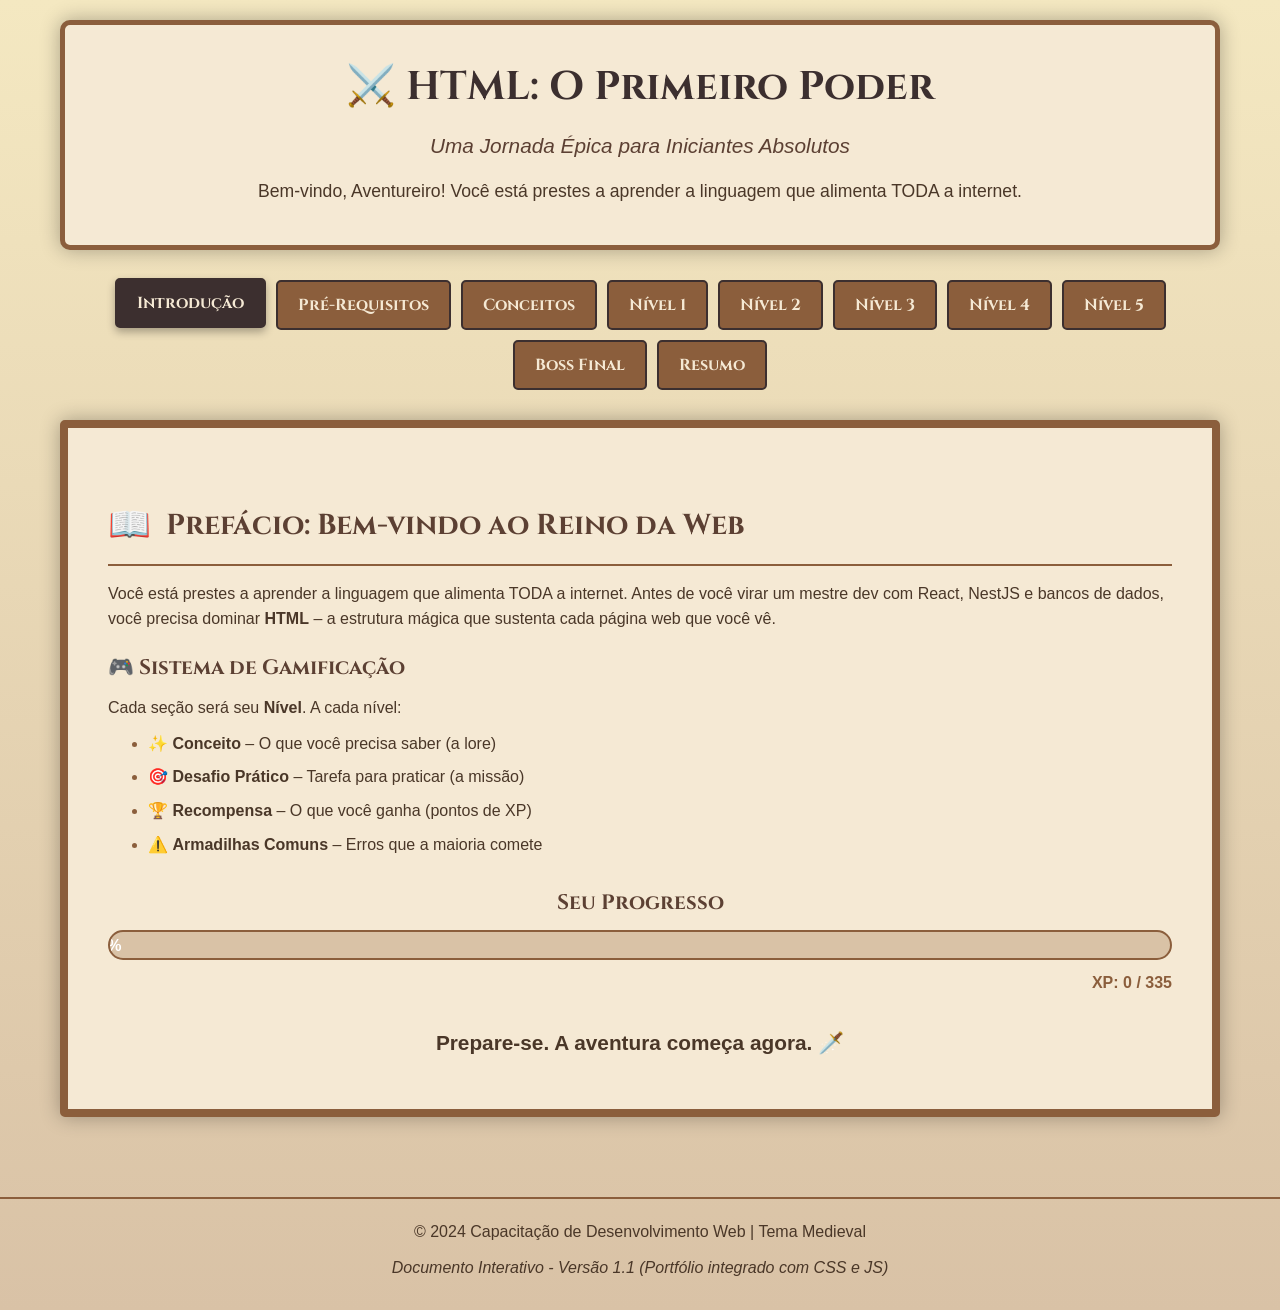
<file: capacitacao-html.html>
<!DOCTYPE html>
<html lang="pt-BR">
<head>
  <meta charset="UTF-8">
  <meta name="viewport" content="width=device-width, initial-scale=1.0">
  <title>HTML: O Primeiro Poder do Desenvolvimento Web</title>
  <link rel="stylesheet" href="assets/css/style.css">
</head>
<body>
  <div class="reino">
    <header>
      <h1>⚔️ HTML: O Primeiro Poder</h1>
      <p class="subtitulo">Uma Jornada Épica para Iniciantes Absolutos</p>
      <p style="margin-top: 15px; font-size: 1.1em;">
        Bem-vindo, Aventureiro! Você está prestes a aprender a linguagem que alimenta TODA a internet.
      </p>
    </header>

    <div class="nav-tabs">
      <button class="nav-btn active" data-target="intro" data-xp="0">Introdução</button>
      <button class="nav-btn" data-target="prerequisitos" data-xp="10">Pré-Requisitos</button>
      <button class="nav-btn" data-target="conceitos" data-xp="25">Conceitos</button>
      <button class="nav-btn" data-target="nivel1" data-xp="50">Nível 1</button>
      <button class="nav-btn" data-target="nivel2" data-xp="85">Nível 2</button>
      <button class="nav-btn" data-target="nivel3" data-xp="130">Nível 3</button>
      <button class="nav-btn" data-target="nivel4" data-xp="185">Nível 4</button>
      <button class="nav-btn" data-target="nivel5" data-xp="250">Nível 5</button>
      <button class="nav-btn" data-target="boss" data-xp="335">Boss Final</button>
      <button class="nav-btn" data-target="resumo" data-xp="335">Resumo</button>
    </div>

    <!-- INTRODUÇÃO -->
    <div class="nivel active" id="intro">
      <h2><span class="emoji">📖</span>Prefácio: Bem-vindo ao Reino da Web</h2>
      <p>
        Você está prestes a aprender a linguagem que alimenta TODA a internet. Antes de você virar um mestre dev 
        com React, NestJS e bancos de dados, você precisa dominar <strong>HTML</strong> – a estrutura mágica que 
        sustenta cada página web que você vê.
      </p>

      <h3>🎮 Sistema de Gamificação</h3>
      <p>Cada seção será seu <strong>Nível</strong>. A cada nível:</p>
      <ul>
        <li>✨ <strong>Conceito</strong> – O que você precisa saber (a lore)</li>
        <li>🎯 <strong>Desafio Prático</strong> – Tarefa para praticar (a missão)</li>
        <li>🏆 <strong>Recompensa</strong> – O que você ganha (pontos de XP)</li>
        <li>⚠️ <strong>Armadilhas Comuns</strong> – Erros que a maioria comete</li>
      </ul>

      <div class="progress-section">
        <input type="hidden" id="xpMaximo" value="335">
        <h3>Seu Progresso</h3>
        <div class="progress-bar">
          <div class="progress-fill" id="progressBar">0%</div>
        </div>
        <div class="xp-counter">XP: <span id="xpCounter">0</span> / 335</div>
      </div>

      <p style="text-align: center; margin-top: 30px; font-size: 1.3em;">
        <strong>Prepare-se. A aventura começa agora. 🗡️</strong>
      </p>
    </div>

    <!-- PRÉ-REQUISITOS -->
    <div class="nivel" id="prerequisitos">
      <h2><span class="emoji">🛠️</span>Pré-Requisitos: Preparando o Terreno</h2>

      <h3>O Que Você Precisa</h3>

      <h4>1. Um Computador (óbvio, mas importante)</h4>
      <p>Pode ser Windows, Mac ou Linux. HTML funciona em todos.</p>

      <h4>2. Um Editor de Texto</h4>
      <div class="card conceito">
        <strong>O que é:</strong> Um programa para escrever código (não use Word ou Google Docs).<br>
        <strong>Recomendado:</strong> Visual Studio Code (gratuito)<br>
        <strong>Alternativas:</strong> Sublime Text, Notepad++, ou até o Bloco de Notas
      </div>

      <h4>3. Um Navegador Web</h4>
      <p>Você provavelmente já tem: Chrome, Firefox, Safari ou Edge. Recomendo Chrome ou Firefox para debug.</p>

      <h4>4. Uma Pasta de Trabalho</h4>
      <p>Crie uma pasta chamada <code>meu-primeiro-site</code> em um lugar que você lembre.</p>

      <div class="card desafio">
        <strong>🎯 Desafio Pré-Requisito:</strong>
        <ol>
          <li>Abra seu editor de texto.</li>
          <li>Crie uma pasta vazia em um lugar que você lembre.</li>
          <li>Salve um arquivo de teste chamado <code>teste.html</code> naquela pasta.</li>
        </ol>
      </div>

      <div class="card recompensa">
        <strong>🏆 Recompensa:</strong> ✅ 10 XP – Ambiente preparado!
      </div>
    </div>

    <!-- CONCEITOS FUNDAMENTAIS -->
    <div class="nivel" id="conceitos">
      <h2><span class="emoji">💡</span>Conceitos Fundamentais: A Lore da Web</h2>

      <h3>Como a Web Funciona (Resumido)</h3>
      <p>
        Imagina que você é um cliente em um restaurante (seu navegador) e o chef é um servidor:
      </p>
      <ol>
        <li><strong>Você faz um pedido</strong> → Seu navegador envia um pedido para um servidor.</li>
        <li><strong>Chef prepara a comida</strong> → O servidor processa e monta a resposta.</li>
        <li><strong>Comida chega na mesa</strong> → Você recebe HTML, CSS, JavaScript, imagens.</li>
        <li><strong>Você vê o resultado</strong> → Seu navegador desenha tudo na tela.</li>
      </ol>

      <h3>A Tríade Sagrada do Web Dev</h3>
      <table>
        <tr>
          <th>Tecnologia</th>
          <th>O Que Faz</th>
          <th>Analogia</th>
        </tr>
        <tr>
          <td><strong>HTML</strong></td>
          <td>Define ESTRUTURA (títulos, textos, imagens, links)</td>
          <td>Esqueleto do corpo humano</td>
        </tr>
        <tr>
          <td><strong>CSS</strong></td>
          <td>Define APARÊNCIA (cores, fontes, posicionamento)</td>
          <td>Roupa e maquiagem</td>
        </tr>
        <tr>
          <td><strong>JavaScript</strong></td>
          <td>Define COMPORTAMENTO (cliques, validações, animações)</td>
          <td>Músculos e movimento</td>
        </tr>
      </table>

      <h3>Navegador: Seu Intérprete Mágico</h3>
      <p>
        Seu navegador lê um arquivo <code>.html</code> e desenha na tela. Teste isto AGORA:
      </p>
      <ol>
        <li>Abra qualquer site (Google, por exemplo).</li>
        <li>Pressione <code>F12</code> ou <code>Ctrl+Shift+I</code> (Windows) ou <code>Cmd+Option+I</code> (Mac).</li>
        <li>Você verá o código HTML da página! Tudo que você vê foi criado assim.</li>
      </ol>

      <div class="card desafio">
        <strong>🎯 Desafio Conceitual:</strong>
        <ol>
          <li>Abra o Developer Tools de um site que você gosta.</li>
          <li>Encontre uma tag <code>&lt;h1&gt;</code> (título grande).</li>
          <li>Veja o HTML por trás daquilo que você vê.</li>
        </ol>
      </div>

      <div class="card recompensa">
        <strong>🏆 Recompensa:</strong> ✅ 15 XP – Você entende a magia!
      </div>
    </div>

    <!-- NÍVEL 1 -->
    <div class="nivel" id="nivel1">
      <h2><span class="emoji">🔥</span>Nível 1: HTML Básico – Seu Primeiro Documento</h2>

      <div class="card conceito">
        <h4>Conceito: Tags e Elementos</h4>
        <p>HTML funciona com <strong>tags</strong>. Uma tag é um rótulo que diz ao navegador "isso é um parágrafo", "isso é um título", etc.</p>
        <p><strong>Estrutura de uma tag:</strong></p>
        <pre>&lt;nomeDaTag&gt;Conteúdo&lt;/nomeDaTag&gt;</pre>
        <p><strong>Exemplos:</strong></p>
        <pre>&lt;h1&gt;Isto é um Título Grande&lt;/h1&gt;
&lt;p&gt;Isto é um parágrafo normal&lt;/p&gt;
&lt;a href="https://google.com"&gt;Isto é um link&lt;/a&gt;</pre>
        <p><strong>REGRA OURO:</strong> Toda tag que abre deve fechar!</p>
      </div>

      <h3>O Documento HTML Mínimo</h3>
      <pre>&lt;!DOCTYPE html&gt;
&lt;html lang="pt-BR"&gt;
&lt;head&gt;
  &lt;meta charset="UTF-8"&gt;
  &lt;meta name="viewport" content="width=device-width, initial-scale=1.0"&gt;
  &lt;title&gt;Título da Minha Página&lt;/title&gt;
&lt;/head&gt;
&lt;body&gt;
  &lt;!-- Seu conteúdo vai aqui --&gt;
&lt;/body&gt;
&lt;/html&gt;</pre>

      <div class="card desafio">
        <h4>🎯 Desafio Prático: Seu Primeiro Site</h4>
        <ol>
          <li>Abra seu editor de texto (VS Code).</li>
          <li>Crie um novo arquivo chamado <code>index.html</code>.</li>
          <li>Cole o código acima.</li>
          <li>Salve (<code>Ctrl+S</code>).</li>
          <li>Abra no seu navegador (arraste o arquivo ou clique com botão direito → Abrir com).</li>
        </ol>
        <p style="margin-top: 10px;"><strong>VEJA A MAGIA ACONTECER! ✨</strong></p>
      </div>

      <div class="card armadilha">
        <h4>⚠️ Armadilhas Comuns</h4>
        <ul>
          <li><strong>❌ Esqueci de fechar a tag:</strong> Toda tag aberta precisa fechar com <code>&lt;/nomeDaTag&gt;</code>.</li>
          <li><strong>❌ Salvei em .txt:</strong> O arquivo precisa terminar em <code>.html</code>.</li>
          <li><strong>❌ Não consigo ver a página:</strong> Arraste o arquivo correto para o navegador.</li>
        </ul>
      </div>

      <div class="card recompensa">
        <strong>🏆 Recompensa:</strong> ✅ 25 XP – Seu primeiro documento HTML!
      </div>
    </div>

    <!-- NÍVEL 2 -->
    <div class="nivel" id="nivel2">
      <h2><span class="emoji">🏰</span>Nível 2: Tags Importantes – Construindo a Estrutura</h2>

      <h3>Tags de Texto: Títulos</h3>
      <pre>&lt;h1&gt;Título Mega Grande (use UMA vez por página)&lt;/h1&gt;
&lt;h2&gt;Subtítulo&lt;/h2&gt;
&lt;h3&gt;Menor ainda&lt;/h3&gt;
...
&lt;h6&gt;O menor título&lt;/h6&gt;</pre>

      <h3>Parágrafos e Quebras</h3>
      <pre>&lt;p&gt;Isto é um parágrafo.&lt;/p&gt;
&lt;p&gt;Este é outro parágrafo separado.&lt;/p&gt;
&lt;br&gt; &lt;!-- Quebra de linha --&gt;
&lt;hr&gt; &lt;!-- Linha horizontal --&gt;</pre>

      <h3>Formatação de Texto</h3>
      <pre>&lt;strong&gt;Muito importante (negrito)&lt;/strong&gt;
&lt;em&gt;Ênfase (itálico)&lt;/em&gt;
&lt;u&gt;Sublinhado&lt;/u&gt;
&lt;del&gt;Deletado (tachado)&lt;/del&gt;
&lt;small&gt;Texto pequeno&lt;/small&gt;</pre>

      <div class="card desafio">
        <h4>🎯 Desafio Prático: Página Estruturada</h4>
        <p>Crie <code>nivel2.html</code> com:</p>
        <ul>
          <li>Um título h1.</li>
          <li>Alguns parágrafos com formatação.</li>
          <li>Pelo menos um h2 e h3.</li>
          <li>Quebras de linha.</li>
        </ul>
      </div>

      <div class="card recompensa">
        <strong>🏆 Recompensa:</strong> ✅ 35 XP – Você domina a estrutura básica!
      </div>
    </div>

    <!-- NÍVEL 3 -->
    <div class="nivel" id="nivel3">
      <h2><span class="emoji">🔗</span>Nível 3: Links e Imagens – Conectando o Mundo</h2>

      <h3>Links (`&lt;a&gt;`)</h3>
      <pre>&lt;!-- Link para site externo --&gt;
&lt;a href="https://google.com"&gt;Ir para Google&lt;/a&gt;

&lt;!-- Link para outra página --&gt;
&lt;a href="pagina2.html"&gt;Ir para Página 2&lt;/a&gt;

&lt;!-- Link para seção específica --&gt;
&lt;a href="#secao-importante"&gt;Ir para Seção&lt;/a&gt;

&lt;!-- Abrir em nova aba --&gt;
&lt;a href="https://google.com" target="_blank"&gt;Google (nova aba)&lt;/a&gt;</pre>

      <h3>Imagens (`&lt;img&gt;`)</h3>
      <pre>&lt;!-- Imagem local --&gt;
&lt;img src="gato.jpg" alt="Um gato fofo"&gt;

&lt;!-- Imagem de URL --&gt;
&lt;img src="https://example.com/imagem.png" alt="Exemplo"&gt;

&lt;!-- Com tamanho --&gt;
&lt;img src="gato.jpg" alt="Gato" width="300" height="200"&gt;</pre>

      <div class="card conceito">
        <strong>Atributo ALT é essencial!</strong> Aparece se a imagem não carregar e é importante para acessibilidade.
      </div>

      <div class="card desafio">
        <h4>🎯 Desafio Prático: Links e Imagens</h4>
        <p>Crie <code>nivel3.html</code> com:</p>
        <ul>
          <li>Pelo menos 3 links (internos e externos).</li>
          <li>Pelo menos 2 imagens.</li>
          <li>Use <code>https://via.placeholder.com/150</code> para imagens de teste.</li>
        </ul>
      </div>

      <div class="card recompensa">
        <strong>🏆 Recompensa:</strong> ✅ 45 XP – Você conecta o mundo!
      </div>
    </div>

    <!-- NÍVEL 4 -->
    <div class="nivel" id="nivel4">
      <h2><span class="emoji">📋</span>Nível 4: Listas e Tabelas – Organizando Dados</h2>

      <h3>Listas Não-Ordenadas</h3>
      <pre>&lt;ul&gt;
  &lt;li&gt;Item 1&lt;/li&gt;
  &lt;li&gt;Item 2&lt;/li&gt;
  &lt;li&gt;Item 3&lt;/li&gt;
&lt;/ul&gt;</pre>

      <h3>Listas Ordenadas</h3>
      <pre>&lt;ol&gt;
  &lt;li&gt;Primeiro&lt;/li&gt;
  &lt;li&gt;Segundo&lt;/li&gt;
  &lt;li&gt;Terceiro&lt;/li&gt;
&lt;/ol&gt;</pre>

      <h3>Tabelas</h3>
      <pre>&lt;table border="1"&gt;
  &lt;tr&gt;
    &lt;th&gt;Nome&lt;/th&gt;
    &lt;th&gt;Nível&lt;/th&gt;
  &lt;/tr&gt;
  &lt;tr&gt;
    &lt;td&gt;Você&lt;/td&gt;
    &lt;td&gt;1&lt;/td&gt;
  &lt;/tr&gt;
&lt;/table&gt;</pre>

      <div class="card desafio">
        <h4>🎯 Desafio Prático: Listas e Tabelas</h4>
        <ul>
          <li>Crie uma lista não-ordenada de itens.</li>
          <li>Crie uma lista ordenada (passos).</li>
          <li>Crie uma tabela com pelo menos 3 colunas e 4 linhas.</li>
        </ul>
      </div>

      <div class="card recompensa">
        <strong>🏆 Recompensa:</strong> ✅ 55 XP – Seus dados estão organizados!
      </div>
    </div>

    <!-- NÍVEL 5 -->
    <div class="nivel" id="nivel5">
      <h2><span class="emoji">📝</span>Nível 5: Formulários – Capturando Informação</h2>

      <h3>Estrutura Básica</h3>
      <pre>&lt;form action="processar.php" method="POST"&gt;
  &lt;!-- Campos do formulário --&gt;
&lt;/form&gt;</pre>

      <h3>Tipos de Input</h3>
      <pre>&lt;label for="nome"&gt;Seu Nome:&lt;/label&gt;
&lt;input type="text" id="nome" name="nome" placeholder="Digite aqui"&gt;

&lt;input type="email" name="email" placeholder="seu@email.com"&gt;
&lt;input type="password" name="senha"&gt;
&lt;input type="number" name="idade" min="1" max="120"&gt;

&lt;select name="classe"&gt;
  &lt;option&gt;Selecione&lt;/option&gt;
  &lt;option value="guerreiro"&gt;Guerreiro&lt;/option&gt;
&lt;/select&gt;

&lt;textarea name="msg" rows="4" cols="30"&gt;&lt;/textarea&gt;

&lt;button type="submit"&gt;Enviar&lt;/button&gt;</pre>

      <div class="card conceito">
        <strong>IMPORTANTE:</strong> Sempre use <code>&lt;label&gt;</code> para acessibilidade!
      </div>

      <div class="card desafio">
        <h4>🎯 Desafio Prático: Formulário Completo</h4>
        <p>Crie um formulário com:</p>
        <ul>
          <li>Campos de texto, email, número.</li>
          <li>Select dropdown.</li>
          <li>Textarea.</li>
          <li>Checkbox ou radio.</li>
          <li>Botões submit e reset.</li>
        </ul>
      </div>

      <div class="card recompensa">
        <strong>🏆 Recompensa:</strong> ✅ 65 XP – Você captura informações!
      </div>
    </div>

    <!-- BOSS FINAL -->
    <div class="nivel" id="boss">
      <h2><span class="emoji">🐉</span>Boss Final: Portfólio do Herói (HTML para ser evoluído com CSS e JS)</h2>

      <div class="card conceito">
        <h4>Missão: Criar o Portfólio do Herói</h4>
        <p>
          Este será o seu <strong>projeto central</strong> ao longo da jornada. Agora você monta a estrutura em HTML;
          nas próximas capacitações, vai deixar essa página bonita com <strong>CSS</strong> e interativa com <strong>JavaScript</strong>.
        </p>
      </div>

      <h3>Requisitos do Projeto (HTML)</h3>
      <ul>
        <li>✅ Arquivo principal chamado <code>portfolio.html</code>.</li>
        <li>✅ Usar estrutura HTML semântica.</li>
        <li>✅ Incluir seções:
          <ul>
            <li><code>&lt;header&gt;</code> com seu nome e navegação.</li>
            <li><code>&lt;section id="sobre"&gt;</code> – “Sobre Mim”.</li>
            <li><code>&lt;section id="projetos"&gt;</code> – “Meus Projetos”.</li>
            <li><code>&lt;section id="contato"&gt;</code> – com formulário simples.</li>
            <li><code>&lt;section id="painel-heroi"&gt;</code> – “Painel do Herói” (ficha que será animada depois com JS).</li>
          </ul>
        </li>
        <li>✅ Adicionar pelo menos 1 imagem sua (ou avatar) e links para redes/portfólio.</li>
        <li>✅ Usar classes e IDs que serão úteis depois no CSS/JS (por exemplo: <code>.card-projeto</code>, <code>#xp-hero</code>).</li>
      </ul>

      <h3>Template Base (já pensando no futuro CSS e JS)</h3>
      <pre>&lt;!DOCTYPE html&gt;
&lt;html lang="pt-BR"&gt;
&lt;head&gt;
  &lt;meta charset="UTF-8"&gt;
  &lt;meta name="viewport" content="width=device-width, initial-scale=1.0"&gt;
  &lt;title&gt;Portfólio do Herói - [Seu Nome]&lt;/title&gt;
&lt;/head&gt;
&lt;body&gt;
  &lt;header&gt;
    &lt;h1&gt;[Seu Nome]&lt;/h1&gt;
    &lt;p&gt;Desenvolvedor em Treinamento&lt;/p&gt;
    &lt;nav&gt;
      &lt;ul&gt;
        &lt;li&gt;&lt;a href="#sobre"&gt;Sobre&lt;/a&gt;&lt;/li&gt;
        &lt;li&gt;&lt;a href="#projetos"&gt;Projetos&lt;/a&gt;&lt;/li&gt;
        &lt;li&gt;&lt;a href="#contato"&gt;Contato&lt;/a&gt;&lt;/li&gt;
        &lt;li&gt;&lt;a href="#painel-heroi"&gt;Painel do Herói&lt;/a&gt;&lt;/li&gt;
      &lt;/ul&gt;
    &lt;/nav&gt;
  &lt;/header&gt;

  &lt;main&gt;
    &lt;section id="sobre"&gt;
      &lt;h2&gt;Sobre Mim&lt;/h2&gt;
      &lt;img src="https://via.placeholder.com/150" alt="Foto do herói"&gt;
      &lt;p&gt;Olá! Meu nome é [Seu Nome]. Estou começando minha jornada no desenvolvimento web.&lt;/p&gt;
    &lt;/section&gt;

    &lt;section id="projetos"&gt;
      &lt;h2&gt;Meus Projetos&lt;/h2&gt;
      &lt;table border="1"&gt;
        &lt;tr&gt;
          &lt;th&gt;Projeto&lt;/th&gt;
          &lt;th&gt;Descrição&lt;/th&gt;
          &lt;th&gt;Link&lt;/th&gt;
        &lt;/tr&gt;
        &lt;tr class="card-projeto"&gt;
          &lt;td&gt;Meu Primeiro Site&lt;/td&gt;
          &lt;td&gt;Página criada no treinamento de HTML&lt;/td&gt;
          &lt;td&gt;&lt;a href="index.html"&gt;Ver&lt;/a&gt;&lt;/td&gt;
        &lt;/tr&gt;
      &lt;/table&gt;
    &lt;/section&gt;

    &lt;section id="contato"&gt;
      &lt;h2&gt;Contato&lt;/h2&gt;
      &lt;form action="#" method="POST"&gt;
        &lt;label for="nome"&gt;Nome:&lt;/label&gt;
        &lt;input type="text" id="nome" name="nome" required&gt;
        &lt;br&gt;&lt;br&gt;
        &lt;label for="email"&gt;Email:&lt;/label&gt;
        &lt;input type="email" id="email" name="email" required&gt;
        &lt;br&gt;&lt;br&gt;
        &lt;label for="mensagem"&gt;Mensagem:&lt;/label&gt;&lt;br&gt;
        &lt;textarea id="mensagem" name="mensagem" rows="4" cols="30"&gt;&lt;/textarea&gt;
        &lt;br&gt;&lt;br&gt;
        &lt;button type="submit"&gt;Enviar&lt;/button&gt;
      &lt;/form&gt;
    &lt;/section&gt;

    &lt;section id="painel-heroi"&gt;
      &lt;h2&gt;Painel do Herói&lt;/h2&gt;
      &lt;p&gt;Aqui futuramente você verá sua ficha dinâmica com HTML + CSS + JavaScript.&lt;/p&gt;
      &lt;!-- Exemplo de estrutura estática, que será animada no módulo de JS --&gt;
      &lt;ul&gt;
        &lt;li&gt;Nome: &lt;span id="hero-nome"&gt;[Seu Nome]&lt;/span&gt;&lt;/li&gt;
        &lt;li&gt;Classe: &lt;span id="hero-classe"&gt;Aspirante a Dev&lt;/span&gt;&lt;/li&gt;
        &lt;li&gt;Nível: &lt;span id="hero-nivel"&gt;1&lt;/span&gt;&lt;/li&gt;
        &lt;li&gt;XP: &lt;span id="hero-xp"&gt;0&lt;/span&gt;&lt;/li&gt;
      &lt;/ul&gt;
    &lt;/section&gt;
  &lt;/main&gt;

  &lt;footer&gt;
    &lt;p&gt;&copy; 2024 [Seu Nome]. Todos os direitos reservados.&lt;/p&gt;
  &lt;/footer&gt;
&lt;/body&gt;
&lt;/html&gt;</pre>

      <div class="card desafio">
        <h4>🎯 Seu Desafio Final (Livro 1)</h4>
        <ol>
          <li>Copie o template para <code>portfolio.html</code>.</li>
          <li>Personalize com suas informações reais (nome, bio, projetos, links).</li>
          <li>Adicione mais linhas na tabela de projetos conforme for criando novos.</li>
          <li>Deixe o <code>painel-heroi</code> pronto para ser incrementado com CSS e JavaScript nos próximos livros.</li>
          <li>Teste no navegador e guarde esse arquivo: ele será a base da jornada de CSS e JS.</li>
        </ol>
      </div>

      <div class="card recompensa">
        <strong>🏆 Recompensa Final:</strong> ✅ 100 XP – Você é um Herói HTML e criou o esqueleto do seu portfólio pessoal!
      </div>
    </div>

    <!-- RESUMO -->
    <div class="nivel" id="resumo">
      <h2><span class="emoji">📚</span>Resumo: O Que Você Aprendeu</h2>

      <h3>Progressão de Níveis</h3>
      <table>
        <tr>
          <th>Nível</th>
          <th>Tema</th>
          <th>XP</th>
        </tr>
        <tr>
          <td>0</td>
          <td>Pré-Requisitos</td>
          <td>10</td>
        </tr>
        <tr>
          <td>1</td>
          <td>HTML Básico</td>
          <td>25</td>
        </tr>
        <tr>
          <td>2</td>
          <td>Tags Importantes</td>
          <td>35</td>
        </tr>
        <tr>
          <td>3</td>
          <td>Links e Imagens</td>
          <td>45</td>
        </tr>
        <tr>
          <td>4</td>
          <td>Listas e Tabelas</td>
          <td>55</td>
        </tr>
        <tr>
          <td>5</td>
          <td>Formulários</td>
          <td>65</td>
        </tr>
        <tr>
          <td>Boss</td>
          <td>Portfólio do Herói (HTML)</td>
          <td>100</td>
        </tr>
        <tr style="background: var(--cor-borda-container); color: var(--bg-container);">
          <td><strong>TOTAL</strong></td>
          <td></td>
          <td><strong>335 XP</strong></td>
        </tr>
      </table>

      <h3>🎓 Dicas Finais do Sábio Mentor</h3>
      <ul>
        <li><strong>Pratique Todos os Dias</strong> – Mesmo 15 minutos ajuda.</li>
        <li><strong>Use o Developer Tools</strong> – Inspecione sites que você gosta.</li>
        <li><strong>Não Tenha Medo de Erros</strong> – Eles são oportunidades de aprender.</li>
        <li><strong>Leia Documentação</strong> – MDN Web Docs é sua bíblia.</li>
        <li><strong>Faça Projetos Reais</strong> – A melhor forma de aprender é construindo.</li>
      </ul>

      <h3>📖 Próximos Passos</h3>
      <p><strong>Parabéns!</strong> Você dominou HTML e criou o esqueleto do seu portfólio.</p>
      <ol>
        <li><strong>Livro 2 – CSS:</strong> estilizar o <code>portfolio.html</code> com o tema medieval da marca.</li>
        <li><strong>Livro 3 – JavaScript:</strong> dar vida ao portfólio com interatividade, XP e painel do herói.</li>
      </ol>

      <p style="text-align: center; margin-top: 30px; font-size: 1.3em; color: var(--cor-borda-container);">
        <strong>🎮 Que sua aventura continue! ⚔️✨</strong>
      </p>
    </div>
  </div>

  <footer>
    <p>&copy; 2024 Capacitação de Desenvolvimento Web | Tema Medieval</p>
    <p><em>Documento Interativo - Versão 1.1 (Portfólio integrado com CSS e JS)</em></p>
  </footer>
  <script src="assets/js/script.js"></script>
</body>
</html>
</file>
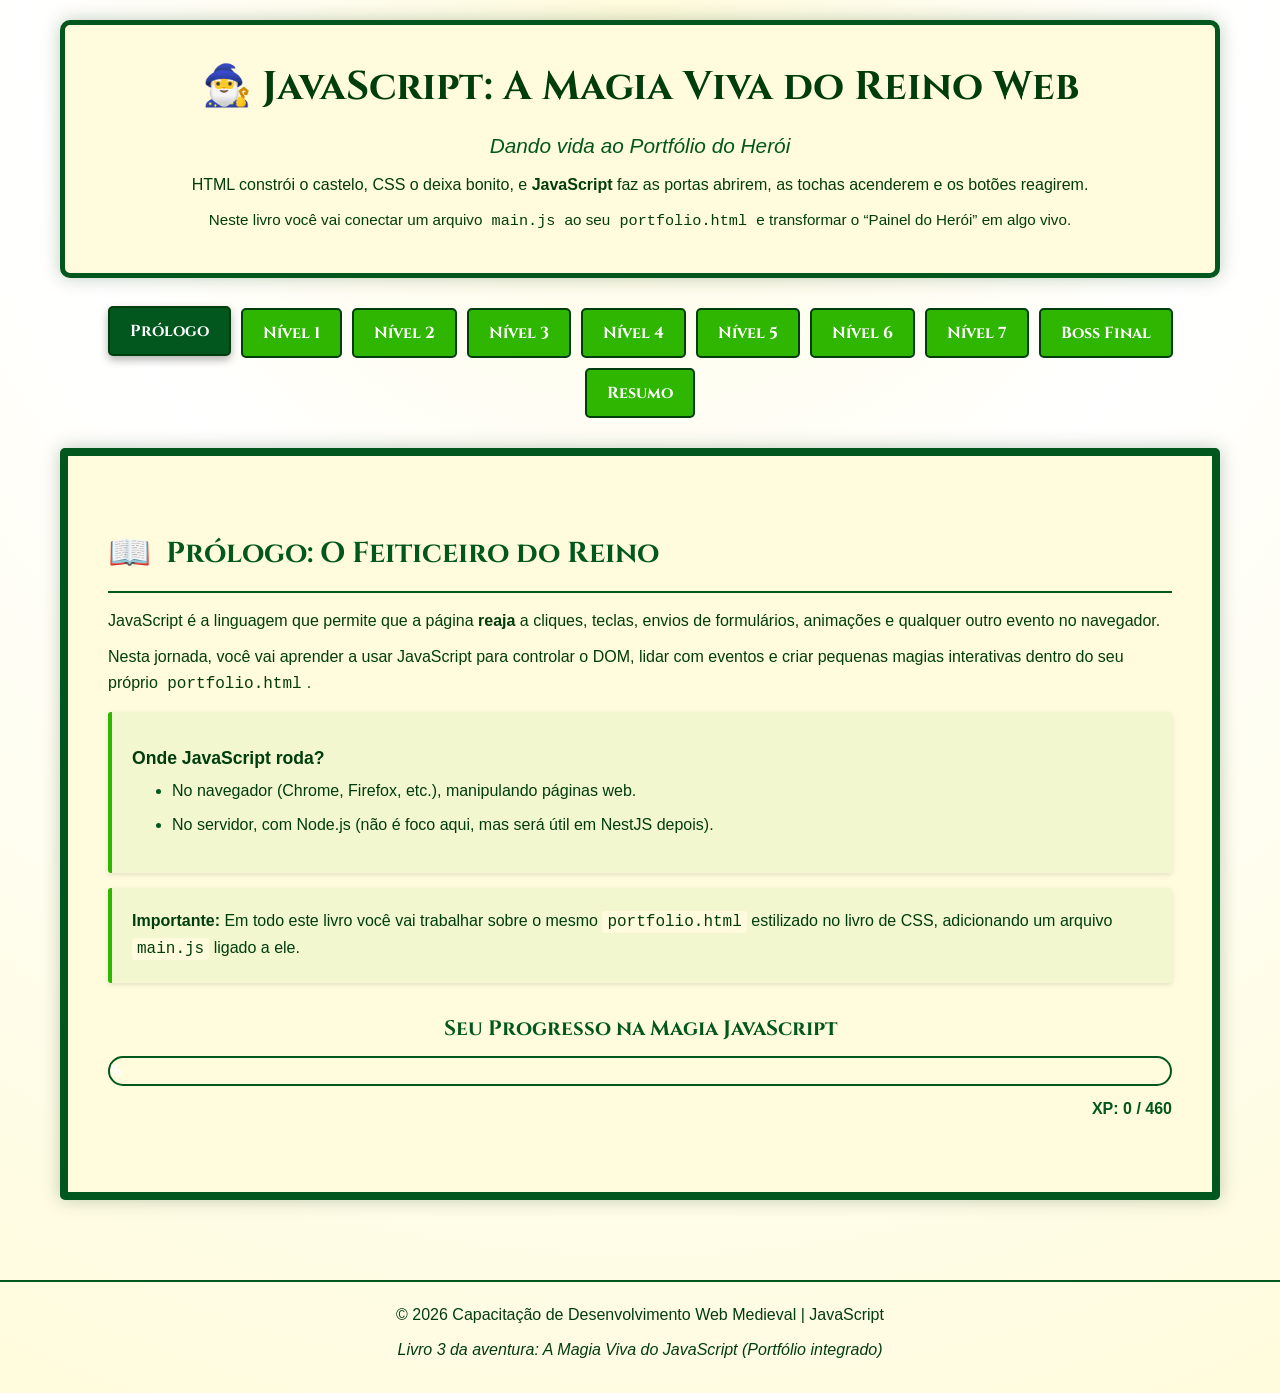
<file: capacitacao-js.html>
<!DOCTYPE html>
<html lang="pt-BR">
<head>
  <meta charset="UTF-8">
  <meta name="viewport" content="width=device-width, initial-scale=1.0">
  <title>JavaScript: A Magia Viva do Reino Web</title>
  <link rel="stylesheet" href="assets/css/style.css">
</head>
<body class="tema-orcestra">
  <div class="reino">
    <header>
      <h1>🧙‍♂️ JavaScript: A Magia Viva do Reino Web</h1>
      <p class="subtitulo">Dando vida ao Portfólio do Herói</p>
      <p style="margin-top:8px;">
        HTML constrói o castelo, CSS o deixa bonito, e <strong>JavaScript</strong> faz as portas abrirem, 
        as tochas acenderem e os botões reagirem.
      </p>
      <p style="margin-top:4px;font-size:0.95em;">
        Neste livro você vai conectar um arquivo <code>main.js</code> ao seu <code>portfolio.html</code> 
        e transformar o “Painel do Herói” em algo vivo.
      </p>
    </header>

    <div class="nav-tabs">
      <button class="nav-btn active" data-target="intro" data-xp="0">Prólogo</button>
      <button class="nav-btn" data-target="nivel1" data-xp="40">Nível 1</button>
      <button class="nav-btn" data-target="nivel2" data-xp="90">Nível 2</button>
      <button class="nav-btn" data-target="nivel3" data-xp="150">Nível 3</button>
      <button class="nav-btn" data-target="nivel4" data-xp="210">Nível 4</button>
      <button class="nav-btn" data-target="nivel5" data-xp="280">Nível 5</button>
      <button class="nav-btn" data-target="nivel6" data-xp="360">Nível 6</button>
      <button class="nav-btn" data-target="nivel7" data-xp="420">Nível 7</button>
      <button class="nav-btn" data-target="boss" data-xp="460">Boss Final</button>
      <button class="nav-btn" data-target="resumo" data-xp="460">Resumo</button>
    </div>

    <!-- INTRO -->
    <div class="nivel active" id="intro">
      <h2><span class="emoji">📖</span>Prólogo: O Feiticeiro do Reino</h2>
      <p>
        JavaScript é a linguagem que permite que a página <strong>reaja</strong> a cliques, teclas, 
        envios de formulários, animações e qualquer outro evento no navegador.
      </p>
      <p>
        Nesta jornada, você vai aprender a usar JavaScript para controlar o DOM, lidar com eventos 
        e criar pequenas magias interativas dentro do seu próprio <code>portfolio.html</code>.
      </p>

      <div class="card conceito">
        <h4>Onde JavaScript roda?</h4>
        <ul>
          <li>No navegador (Chrome, Firefox, etc.), manipulando páginas web.</li>
          <li>No servidor, com Node.js (não é foco aqui, mas será útil em NestJS depois).</li>
        </ul>
      </div>

      <div class="card conceito">
        <strong>Importante:</strong> Em todo este livro você vai trabalhar sobre o mesmo 
        <code>portfolio.html</code> estilizado no livro de CSS, adicionando um arquivo <code>main.js</code> ligado a ele.
      </div>

      <div class="progress-section">
        <input type="hidden" id="xpMaximo" value="460">
        <h3>Seu Progresso na Magia JavaScript</h3>
        <div class="progress-bar">
          <div class="progress-fill" id="progressBar">0%</div>
        </div>
        <div class="xp-counter">XP: <span id="xpCounter">0</span> / 460</div>
      </div>
    </div>

    <!-- NÍVEL 1: PRIMEIRO SCRIPT + ALERT -->
    <div class="nivel" id="nivel1">
      <h2><span class="emoji">🔮</span>Nível 1: Invocando o Primeiro Feitiço</h2>

      <div class="card conceito">
        <h4>Ligando um arquivo JavaScript à página</h4>
        <p>
          JavaScript aparece em um arquivo <code>.js</code>, que você conecta no HTML com a tag <code>&lt;script&gt;</code>.
        </p>
        <p>Para o seu portfólio, o objetivo é ligar um <code>main.js</code> ao <code>portfolio.html</code>.</p>
        <pre>&lt;!-- Dentro de portfolio.html --&gt;
&lt;body&gt;
  ...
  &lt;script src="main.js"&gt;&lt;/script&gt;
&lt;/body&gt;
&lt;/html&gt;</pre>

        <pre>// main.js
console.log("Portfólio do Herói: magia JavaScript iniciada!");
alert("Bem-vindo ao Painel do Herói!");</pre>
        <p>
          Use o DevTools (F12) e a aba Console para verificar mensagens de log e veja o <code>alert</code> 
          ao abrir a página.
        </p>
      </div>

      <div class="card desafio">
        <h4>🎯 Missão: Conectando o Portfólio</h4>
        <ol>
          <li>Na mesma pasta do seu <code>portfolio.html</code>, crie <code>main.js</code>.</li>
          <li>Adicione a tag <code>&lt;script src="main.js"&gt;&lt;/script&gt;</code> antes de <code>&lt;/body&gt;</code>.</li>
          <li>Escreva um <code>console.log</code> e um <code>alert</code> de teste e confirme no navegador.</li>
        </ol>
      </div>

      <div class="card recompensa">
        <strong>🏆 Recompensa:</strong> +40 XP – Você ligou JavaScript ao seu portfólio e despertou o primeiro alerta mágico.
      </div>

      <div class="card armadilha">
        <h4>⚠️ Armadilhas</h4>
        <ul>
          <li>Nome do arquivo JS diferente do que está em <code>src</code>.</li>
          <li>Colocar o <code>&lt;script&gt;</code> no <code>&lt;head&gt;</code> sem <code>defer</code> e tentar acessar elementos que ainda não existem.</li>
        </ul>
      </div>
    </div>

    <!-- NÍVEL 2: VARIÁVEIS E TIPOS (CONST/LET) -->
    <div class="nivel" id="nivel2">
      <h2><span class="emoji">🧾</span>Nível 2: Atributos do Herói (Variáveis e Tipos)</h2>

      <div class="card conceito">
        <h4>Variáveis: slots de inventário</h4>
        <p>
          Variáveis são “espaços” onde você guarda informações que podem mudar ao longo do jogo.
        </p>
        <pre>let nomeDoHeroi = "Arkan, o Verde"; // pode mudar
const nivelInicial = 1;             // não muda
let pontosDeVida = 100;
let possuiCajado = true;</pre>
        <p>
          Use <code>let</code> para valores que mudam e <code>const</code> para valores fixos.
        </p>
      </div>

      <h3>Tipos básicos</h3>
      <pre>const nome   = "Arkan";   // string
let nivel    = 5;          // number
let vivo     = true;       // boolean
let mana;                  // undefined
const nada   = null;       // null</pre>

      <div class="card desafio">
        <h4>🎯 Missão: Ficha do Herói (dados em JS)</h4>
        <ol>
          <li>No <code>main.js</code>, crie variáveis com <code>let</code> e <code>const</code> para: nome, classe, nível, vida, mana e ouro.</li>
          <li>Use <code>console.log</code> para montar uma frase com esses dados.</li>
          <li>Depois use <code>alert</code> para mostrar essa ficha em uma janelinha.</li>
        </ol>
      </div>

      <div class="card recompensa">
        <strong>🏆 Recompensa:</strong> +50 XP – Seu inventário de variáveis está criado.
      </div>
    </div>

    <!-- NÍVEL 3: IF, ELSE, LAÇOS -->
    <div class="nivel" id="nivel3">
      <h2><span class="emoji">⚔️</span>Nível 3: Decisões e Ciclos (if, else, loops)</h2>

      <div class="card conceito">
        <h4>if/else: escolhas na história</h4>
        <p>Você usa <code>if</code> e <code>else</code> para tomar decisões com base em condições.</p>
        <pre>let nivel = 8;

if (nivel >= 10) {
  console.log("Você pode entrar na Masmorra Épica!");
} else {
  console.log("Você ainda é fraco para este desafio...");
}</pre>
      </div>

      <h3>Laços: repetindo feitiços</h3>
      <pre>for (let i = 1; i <= 3; i++) {
  console.log("Lançando bola de fogo nº " + i);
}

let mana = 3;
while (mana > 0) {
  console.log("Você ainda tem " + mana + " de mana.");
  mana--;
}</pre>

      <div class="card desafio">
        <h4>🎯 Missão: Cálculo de Nível</h4>
        <ol>
          <li>Crie uma variável <code>xp</code> e use <code>if/else</code> para decidir o “título” do herói conforme o XP.</li>
          <li>Use um <code>for</code> para simular 10 batalhas somando XP.</li>
          <li>Ao final, use <code>alert</code> para mostrar o nível e o título final do herói.</li>
        </ol>
      </div>

      <div class="card recompensa">
        <strong>🏆 Recompensa:</strong> +60 XP – Você controla o fluxo da história.
      </div>
    </div>

    <!-- NÍVEL 4: FUNÇÕES -->
    <div class="nivel" id="nivel4">
      <h2><span class="emoji">📜</span>Nível 4: Tomos de Magia (Funções)</h2>

      <div class="card conceito">
        <h4>Funções: feitiços reutilizáveis</h4>
        <p>
          Funções são blocos de código que você pode “invocar” várias vezes, com parâmetros diferentes.
        </p>
        <pre>function saudarHeroi(nome) {
  console.log("Saudações, " + nome + "!");
  alert("Saudações, " + nome + "!");
}

saudarHeroi("Arkan");
saudarHeroi("Luna");</pre>
      </div>

      <h3>Funções com retorno</h3>
      <pre>function calcularDano(base, forca) {
  const dano = base + forca * 2;
  return dano;
}

const danoFinal = calcularDano(10, 5);
console.log("Dano causado: " + danoFinal);</pre>

      <div class="card desafio">
        <h4>🎯 Missão: Funções do Painel</h4>
        <ol>
          <li>Crie uma função <code>subirNivel(xpAtual)</code> que retorna o novo nível com base no XP.</li>
          <li>Crie uma função <code>formatarFicha(heroi)</code> que recebe um objeto e devolve uma string com a ficha.</li>
          <li>Use <code>alert(formatarFicha(heroi))</code> para ver a ficha completa.</li>
        </ol>
      </div>

      <div class="card recompensa">
        <strong>🏆 Recompensa:</strong> +60 XP – Seu grimório agora tem feitiços reutilizáveis.
      </div>
    </div>

    <!-- NÍVEL 5: ARRAYS E OBJETOS -->
    <div class="nivel" id="nivel5">
      <h2><span class="emoji">🎒</span>Nível 5: Inventário e Bestiário (Arrays e Objetos)</h2>

      <div class="card conceito">
        <h4>Arrays: listas de itens</h4>
        <p>Arrays são como um inventário com vários slots numerados.</p>
        <pre>const mochila = ["Poção de Vida", "Poção de Mana", "Chave Enferrujada"];

console.log(mochila[0]); // Poção de Vida
mochila.push("Mapa do Calabouço");</pre>
      </div>

      <div class="card conceito">
        <h4>Objetos: ficha de personagem</h4>
        <pre>const heroi = {
  nome: "Arkan",
  classe: "Mago",
  nivel: 10,
  vida: 120,
  mana: 80
};

console.log(heroi.nome);
console.log(heroi["classe"]);</pre>
      </div>

      <div class="card desafio">
        <h4>🎯 Missão: Dados para o Portfólio</h4>
        <ol>
          <li>Crie um objeto <code>heroi</code> com dados que você quer exibir em <code>#painel-heroi</code> (nome, classe, nível, xp).</li>
          <li>Crie um array <code>projetos</code> com objetos contendo título e link.</li>
          <li>Use <code>console.log</code> para conferir e prepare esses dados para o DOM.</li>
        </ol>
      </div>

      <div class="card recompensa">
        <strong>🏆 Recompensa:</strong> +70 XP – Você domina coleções de dados.
      </div>
    </div>

    <!-- NÍVEL 6: DOM + EVENTOS -->
    <div class="nivel" id="nivel6">
      <h2><span class="emoji">🏰</span>Nível 6: Manipulando o Mundo (DOM e Eventos)</h2>

      <div class="card conceito">
        <h4>DOM: o mapa do castelo</h4>
        <p>
          O DOM é a representação da página que o navegador expõe para o JavaScript como uma árvore de nós.
        </p>
        <p>
          Você pode buscar elementos, mudar textos, classes, estilos e reagir a eventos como cliques e envios de formulário.
        </p>
      </div>

      <h3>Exemplo: botão que aumenta XP</h3>
      <pre>&lt;!-- Em portfolio.html (dentro do painel-heroi) --&gt;
&lt;p&gt;XP: &lt;span id="hero-xp"&gt;0&lt;/span&gt;&lt;/p&gt;
&lt;button id="btn-xp"&gt;+10 XP&lt;/button&gt;</pre>

      <pre>// Em main.js
let xp = 0;
const btnXp = document.querySelector("#btn-xp");
const spanXp = document.querySelector("#hero-xp");

btnXp.addEventListener("click", function () {
  xp += 10;
  spanXp.textContent = xp;
});</pre>

      <div class="card desafio">
        <h4>🎯 Missão: Painel do Herói Dinâmico</h4>
        <ol>
          <li>No <code>portfolio.html</code>, garanta que existam elementos com ids <code>hero-nome</code>, <code>hero-classe</code>, <code>hero-nivel</code>, <code>hero-xp</code> e um botão <code>btn-xp</code>.</li>
          <li>No <code>main.js</code>, use <code>document.querySelector</code> para buscar esses elementos.</li>
          <li>Ao carregar a página, preencha os spans com os dados do objeto <code>heroi</code> criado no Nível 5.</li>
          <li>Ao clicar no botão, aumente o XP e, se passar de certo valor, use <code>if/else</code> para subir o nível e mostrar um <code>alert</code> de evolução.</li>
        </ol>
      </div>

      <div style="border: 2px dashed var(--cor-borda-container); padding: 10px; border-radius: 6px; text-align: center; margin-top: 15px;">
        <p><strong>Mini Demo:</strong> Clique para ver a “magia” deste próprio material.</p>
        <button id="btn-demo" style="padding:6px 12px;border-radius:4px;border:2px solid var(--cor-borda-container);background:var(--bg-botao);color:var(--cor-texto-botao);font-weight:bold;cursor:pointer;">
          Lançar Encantamento
        </button>
        <p id="texto-demo" style="margin-top:6px;">Nada aconteceu... ainda.</p>
      </div>

      <div class="card recompensa">
        <strong>🏆 Recompensa:</strong> +80 XP – Você manipula o mundo visível.
      </div>
    </div>

    <!-- NÍVEL 7: FUNÇÕES ASSÍNCRONAS E GET -->
    <div class="nivel" id="nivel7">
      <h2><span class="emoji">🌐</span>Nível 7: Magia Assíncrona (async/await e GET)</h2>

      <div class="card conceito">
        <h4>Chamadas assíncronas: buscar dados no reino</h4>
        <p>
          Com <code>fetch</code> e <code>async/await</code> você faz requisições <strong>GET</strong> para APIs, 
          busca dados externos e atualiza a página sem recarregar.
        </p>
        <pre>// Exemplo simples de GET assíncrono
async function buscarPiada() {
  try {
    const resposta = await fetch("https://api.chucknorris.io/jokes/random");
    const dados = await resposta.json();
    console.log(dados.value);
    alert("Piada mágica: " + dados.value);
  } catch (erro) {
    console.error("Erro ao buscar piada", erro);
    alert("Falha ao invocar a magia remota.");
  }
}</pre>
      </div>

      <div class="card desafio">
        <h4>🎯 Missão: Chamado ao Oráculo (GET)</h4>
        <ol>
          <li>Crie um botão no seu <code>portfolio.html</code> chamado “Consultar Oráculo”.</li>
          <li>No <code>main.js</code>, crie uma função <code>async function consultarOraculo()</code> que faz um <strong>GET</strong> usando <code>fetch</code>.</li>
          <li>Mostre o resultado com <code>alert</code> ou inserindo texto em um elemento do DOM.</li>
          <li>Use <code>const</code> para a URL da API e <code>let</code> para dados que mudam.</li>
        </ol>
      </div>

      <div class="card recompensa">
        <strong>🏆 Recompensa:</strong> +60 XP – Você domina a magia assíncrona e está pronto para falar com APIs.
      </div>
    </div>

    <!-- BOSS FINAL -->
    <div class="nivel" id="boss">
      <h2><span class="emoji">🐉</span>Boss Final: Portfólio do Herói (HTML + CSS + JS)</h2>

      <div class="card conceito">
        <h4>Mini aplicação: Portfólio Vivo</h4>
        <p>
          Projeto final: transformar o seu <strong>portfolio.html</strong> em uma página interativa completa, 
          com ficha dinâmica no “Painel do Herói”, contador de XP, um formulário de contato com validação simples
          e pelo menos uma chamada assíncrona GET simulando uma API.
        </p>
      </div>

      <h3>Requisitos mínimos</h3>
      <ul>
        <li>Usar o mesmo <code>portfolio.html</code> e <code>style.css</code> dos livros anteriores (não criar outro HTML).</li>
        <li>Criar <code>main.js</code> e importá-lo no final do <code>body</code>.</li>
        <li>No “Painel do Herói”:
          <ul>
            <li>Preencher automaticamente nome, classe, nível e XP lendo um objeto <code>heroi</code> em JS.</li>
            <li>Implementar um botão “+XP” que aumenta o XP na tela e sobe o nível ao atingir limiares, usando <code>if/else</code> e <code>alert</code> quando o herói evoluir.</li>
          </ul>
        </li>
        <li>No formulário de contato:
          <ul>
            <li>Impedir envio se nome ou email estiverem vazios.</li>
            <li>Mostrar uma mensagem de sucesso/erro abaixo do formulário sem recarregar a página.</li>
          </ul>
        </li>
        <li>Adicionar uma função <strong>assíncrona</strong> que faça um <strong>GET</strong> (API real ou mock) e exiba o resultado.</li>
      </ul>

      <div class="card desafio">
        <h4>🎯 Boss Mission (Livro 3)</h4>
        <ol>
          <li>Organize o <code>main.js</code> em funções (inicialização, atualização de XP, validação de formulário, consultas assíncronas).</li>
          <li>Garanta que todo acesso ao DOM use <code>querySelector</code> / <code>querySelectorAll</code> de forma clara.</li>
          <li>Teste todos os fluxos: aumentar XP, subir nível, alertas, enviar formulário válido e inválido, chamar a função assíncrona.</li>
        </ol>
      </div>

      <div class="card recompensa">
        <strong>🏆 Recompensa Final:</strong> +100 XP – Seu portfólio virou uma aplicação viva e conectada, e você é um Mago JavaScript do Reino Web.
      </div>
    </div>

    <!-- RESUMO -->
    <div class="nivel" id="resumo">
      <h2><span class="emoji">📚</span>Resumo da Jornada JavaScript</h2>

      <table>
        <tr>
          <th>Nível</th>
          <th>Tema</th>
          <th>XP</th>
        </tr>
        <tr><td>Intro</td><td>Prólogo & Conceitos</td><td>20</td></tr>
        <tr><td>1</td><td>Primeiro Script / alert / ligação com portfolio.html</td><td>40</td></tr>
        <tr><td>2</td><td>Variáveis (const/let) & Tipos</td><td>50</td></tr>
        <tr><td>3</td><td>Decisões (if/else) & Laços</td><td>60</td></tr>
        <tr><td>4</td><td>Funções</td><td>60</td></tr>
        <tr><td>5</td><td>Arrays & Objetos</td><td>70</td></tr>
        <tr><td>6</td><td>DOM & Eventos</td><td>80</td></tr>
        <tr><td>7</td><td>Funções assíncronas & GET</td><td>60</td></tr>
        <tr><td>Boss</td><td>Portfólio do Herói (HTML + CSS + JS)</td><td>120</td></tr>
        <tr style="background:var(--cor-borda-container);color:var(--bg-container);">
          <td><strong>Total</strong></td><td></td><td><strong>460 XP</strong></td>
        </tr>
      </table>

      <h3>Próximos passos</h3>
      <ul>
        <li>Aprofundar em DOM, eventos, assíncrono e boas práticas em MDN.</li>
        <li>Estudar ES6+ (módulos, classes) e depois bibliotecas como React.</li>
        <li>Usar o seu portfólio como base para experimentar novas features JS (tema escuro, filtros de projeto, consumo de APIs reais).</li>
      </ul>

      <p style="text-align:center;margin-top:16px;">
        Que seus consoles fiquem limpos e seus bugs sejam apenas goblins facilmente derrotados.
      </p>
    </div>
  </div>

  <footer>
    <p>&copy; 2026 Capacitação de Desenvolvimento Web Medieval | JavaScript</p>
    <p><em>Livro 3 da aventura: A Magia Viva do JavaScript (Portfólio integrado)</em></p>
  </footer>
  <script src="assets/js/script.js"></script>
</body>
</html>
</file>
<file: assets/css/style.css>
@import url('https://fonts.googleapis.com/css2?family=Cinzel:wght@400;700&family=IM+Fell+English&display=swap');

* { 
  margin: 0; 
  padding: 0; 
  box-sizing: border-box; 
}

:root {
  --bg-body: linear-gradient(to bottom, #f4e8c1, #d9c2a6);
  --bg-container: url('https://www.transparenttextures.com/patterns/old-paper.png'), #f5e9d4;
  --cor-borda-container: #8b5e3c;
  --sombra-container: 0 0 20px rgba(0, 0, 0, 0.3);
  --cor-texto-principal: #4a3728;
  --cor-texto-titulo: #3c2f2f;
  --cor-destaque: #5c4033;
  --bg-botao: #8b5e3c;
  --bg-botao-hover: #3c2f2f;
  --cor-texto-botao: #f5e9d4;
  --borda-botao: #3c2f2f;
  --bg-codigo: #d9c2a6;
  --bg-card: #f5e9d4;
  --cor-tr-even: rgba(139, 94, 60, 0.1);
  --bg-progress: linear-gradient(to right, #8b5e3c, #5c4033);
  --border-card-conceito: #2196F3;
  --bg-card-conceito: rgba(33, 150, 243, 0.05);
  --border-card-desafio: #FF9800;
  --bg-card-desafio: rgba(255, 152, 0, 0.05);
  --border-card-recompensa: #4CAF50;
  --bg-card-recompensa: rgba(76, 175, 80, 0.05);
  --border-card-armadilha: #F44336;
  --bg-card-armadilha: rgba(244, 67, 54, 0.05);
}

body.tema-orcestra {
  --bg-body: radial-gradient(circle at top, #FFFBDC 0, #FFFFFF 40%, #FFFBDC 100%);
  --bg-container: #FFFBDC;
  --cor-borda-container: #01571E;
  --sombra-container: 0 0 18px rgba(0, 61, 13, 0.25);
  --cor-texto-principal: #003D0D;
  --cor-texto-titulo: #003D0D;
  --cor-destaque: #01571E;
  --bg-botao: #2EB600;
  --bg-botao-hover: #01571E;
  --cor-texto-botao: #FFFFFF;
  --borda-botao: #003D0D;
  --bg-codigo: #FFFBDC;
  --bg-card: #FFFFFF;
  --cor-tr-even: rgba(46, 182, 0, 0.06);
  --bg-progress: linear-gradient(to right, #2EB600, #3FCC10);
  --border-card-conceito: #2EB600;
  --bg-card-conceito: rgba(46, 182, 0, 0.06);
  --border-card-desafio: #3FCC10;
  --bg-card-desafio: rgba(63, 204, 16, 0.07);
  --border-card-recompensa: #01571E;
  --bg-card-recompensa: rgba(1, 87, 30, 0.06);
  --border-card-armadilha: #003D0D;
  --bg-card-armadilha: rgba(0, 61, 13, 0.06);
}

body { 
  background: var(--bg-body); 
  font-family: Arial, sans-serif; 
  color: var(--cor-texto-principal); 
  line-height: 1.6; 
}

.reino, .parchment { 
  max-width: 1200px; 
  margin: 0 auto; 
  padding: 20px; 
}

.parchment { 
  background: var(--bg-container); 
  width: 90%; 
  max-width: 800px; 
  margin: 20px auto; 
  padding: 40px; 
  border: 10px solid var(--cor-borda-container); 
  box-shadow: var(--sombra-container); 
  position: relative; 
  animation: fadeIn 2s ease-in; 
}

header { 
  text-align: center; 
  margin-bottom: 30px; 
  padding: 30px; 
  background: var(--bg-container); 
  border: 5px solid var(--cor-borda-container); 
  box-shadow: var(--sombra-container); 
  border-radius: 10px; 
  position: relative; 
}

h1 { 
  font-size: 2.5em; 
  color: var(--cor-texto-titulo); 
  margin-bottom: 10px; 
  font-family: 'Cinzel', serif;
}

h2 { 
  font-size: 1.8em; 
  color: var(--cor-destaque); 
  margin: 30px 0 15px; 
  border-bottom: 2px solid var(--cor-borda-container); 
  padding-bottom: 10px; 
  display: flex; 
  align-items: center; 
  gap: 10px; 
  font-family: 'Cinzel', serif;
}

h3 { 
  font-size: 1.3em; 
  color: var(--cor-destaque); 
  margin: 20px 0 10px; 
  font-family: 'Cinzel', serif;
}

h4 { 
  font-size: 1.1em; 
  color: var(--cor-texto-principal); 
  margin: 12px 0 6px; 
}

p { 
  margin-bottom: 10px; 
  font-size: 1em; 
}

.subtitulo { 
  font-size: 1.3em; 
  color: var(--cor-destaque); 
  font-style: italic; 
}

.nav-tabs { 
  display: flex; 
  gap: 10px; 
  margin: 30px 0; 
  flex-wrap: wrap; 
  justify-content: center; 
}

.nav-tabs button { 
  padding: 12px 20px; 
  background: var(--bg-botao); 
  color: var(--cor-texto-botao); 
  border: 2px solid var(--borda-botao); 
  border-radius: 5px; 
  cursor: pointer; 
  font-size: 1em; 
  font-family: 'Cinzel', serif; 
  font-weight: bold; 
  transition: all 0.3s; 
}

.nav-tabs button:hover, 
.nav-tabs button.active { 
  background: var(--bg-botao-hover); 
  transform: translateY(-2px); 
  box-shadow: 0 4px 8px rgba(0,0,0,0.3); 
}

.nivel { 
  display: none; 
  background: var(--bg-container); 
  padding: 40px; 
  margin: 20px 0; 
  border: 8px solid var(--cor-borda-container); 
  box-shadow: var(--sombra-container); 
  border-radius: 5px; 
  animation: fadeIn 0.5s ease-in; 
}

.nivel.active { 
  display: block; 
}

@keyframes fadeIn { 
  from { opacity: 0; transform: translateY(20px); } 
  to { opacity: 1; transform: translateY(0); } 
}

.card { 
  background: var(--bg-card); 
  border-left: 4px solid var(--cor-borda-container); 
  padding: 20px; 
  margin: 15px 0; 
  border-radius: 3px; 
  box-shadow: 0 2px 5px rgba(0,0,0,0.1); 
}

.conceito { 
  border-left-color: var(--border-card-conceito); 
  background: var(--bg-card-conceito); 
}

.desafio { 
  border-left-color: var(--border-card-desafio); 
  background: var(--bg-card-desafio); 
}

.recompensa { 
  border-left-color: var(--border-card-recompensa); 
  background: var(--bg-card-recompensa); 
}

.armadilha { 
  border-left-color: var(--border-card-armadilha); 
  background: var(--bg-card-armadilha); 
}

pre, code { 
  background: var(--bg-codigo); 
  font-family: 'Courier New', monospace; 
  color: var(--cor-texto-principal); 
}

pre { 
  padding: 15px; 
  border-left: 4px solid var(--cor-borda-container); 
  margin: 15px 0; 
  overflow-x: auto; 
  border-radius: 3px; 
}

code { 
  padding: 2px 5px; 
  border-radius: 3px; 
}

table { 
  width: 100%; 
  border-collapse: collapse; 
  margin: 15px 0; 
}

th, td { 
  padding: 12px; 
  border: 1px solid var(--cor-borda-container); 
  text-align: left; 
}

th { 
  background: var(--cor-borda-container); 
  color: var(--bg-container); 
}

tr:nth-child(even) { 
  background: var(--cor-tr-even); 
}

.progress-section { 
  margin: 30px 0; 
  text-align: center; 
}

.progress-bar { 
  width: 100%; 
  height: 30px; 
  background: var(--bg-codigo); 
  border: 2px solid var(--cor-borda-container); 
  border-radius: 15px; 
  overflow: hidden; 
  margin: 10px 0; 
}

.progress-fill { 
  height: 100%; 
  background: var(--bg-progress); 
  width: 0%; 
  display: flex; 
  align-items: center; 
  justify-content: center; 
  color: #fff; 
  font-weight: bold; 
  transition: width 0.3s; 
}

.xp-counter { 
  text-align: right; 
  font-weight: bold; 
  color: var(--cor-borda-container); 
}

ul, ol { 
  margin-left: 40px; 
  margin-bottom: 15px; 
}

li { 
  margin-bottom: 8px; 
}

ul li::marker, ol li::marker { 
  color: var(--cor-borda-container); 
  font-weight: bold; 
}

footer { 
  text-align: center; 
  padding: 20px; 
  margin-top: 40px; 
  border-top: 2px solid var(--cor-borda-container); 
}

.emoji { 
  font-size: 1.2em; 
  margin-right: 5px; 
}

a { 
  color: var(--cor-borda-container); 
  text-decoration: none; 
  font-weight: bold; 
}

a:hover { 
  text-decoration: underline; 
}

.highlight { 
  background: linear-gradient(120deg, rgba(255, 193, 7, 0.3), rgba(255, 193, 7, 0.1)); 
  padding: 2px 5px; 
  border-radius: 3px; 
}

@media (max-width: 768px) { 
  .nav-tabs { 
    flex-direction: column; 
  } 
  .nav-tabs button { 
    width: 100%; 
  } 
  .nivel { 
    padding: 20px; 
  } 
}
</file>
